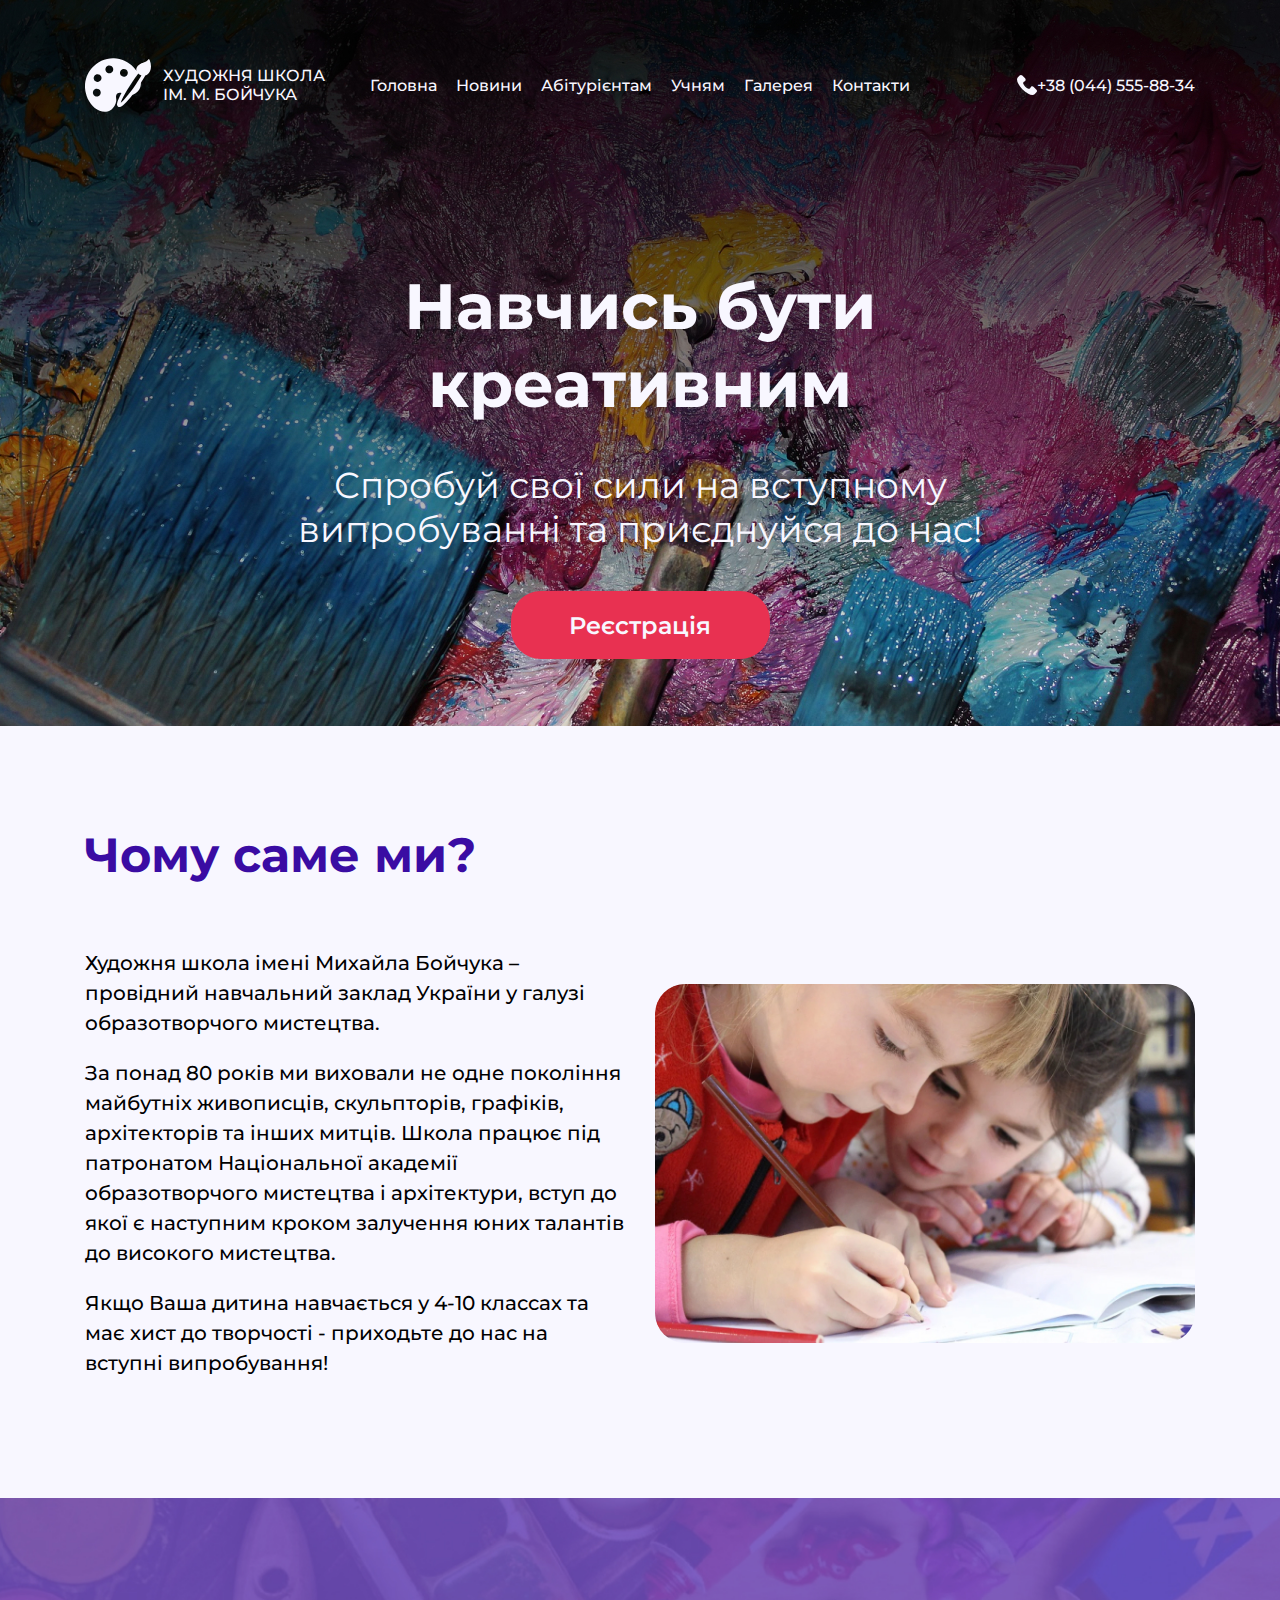
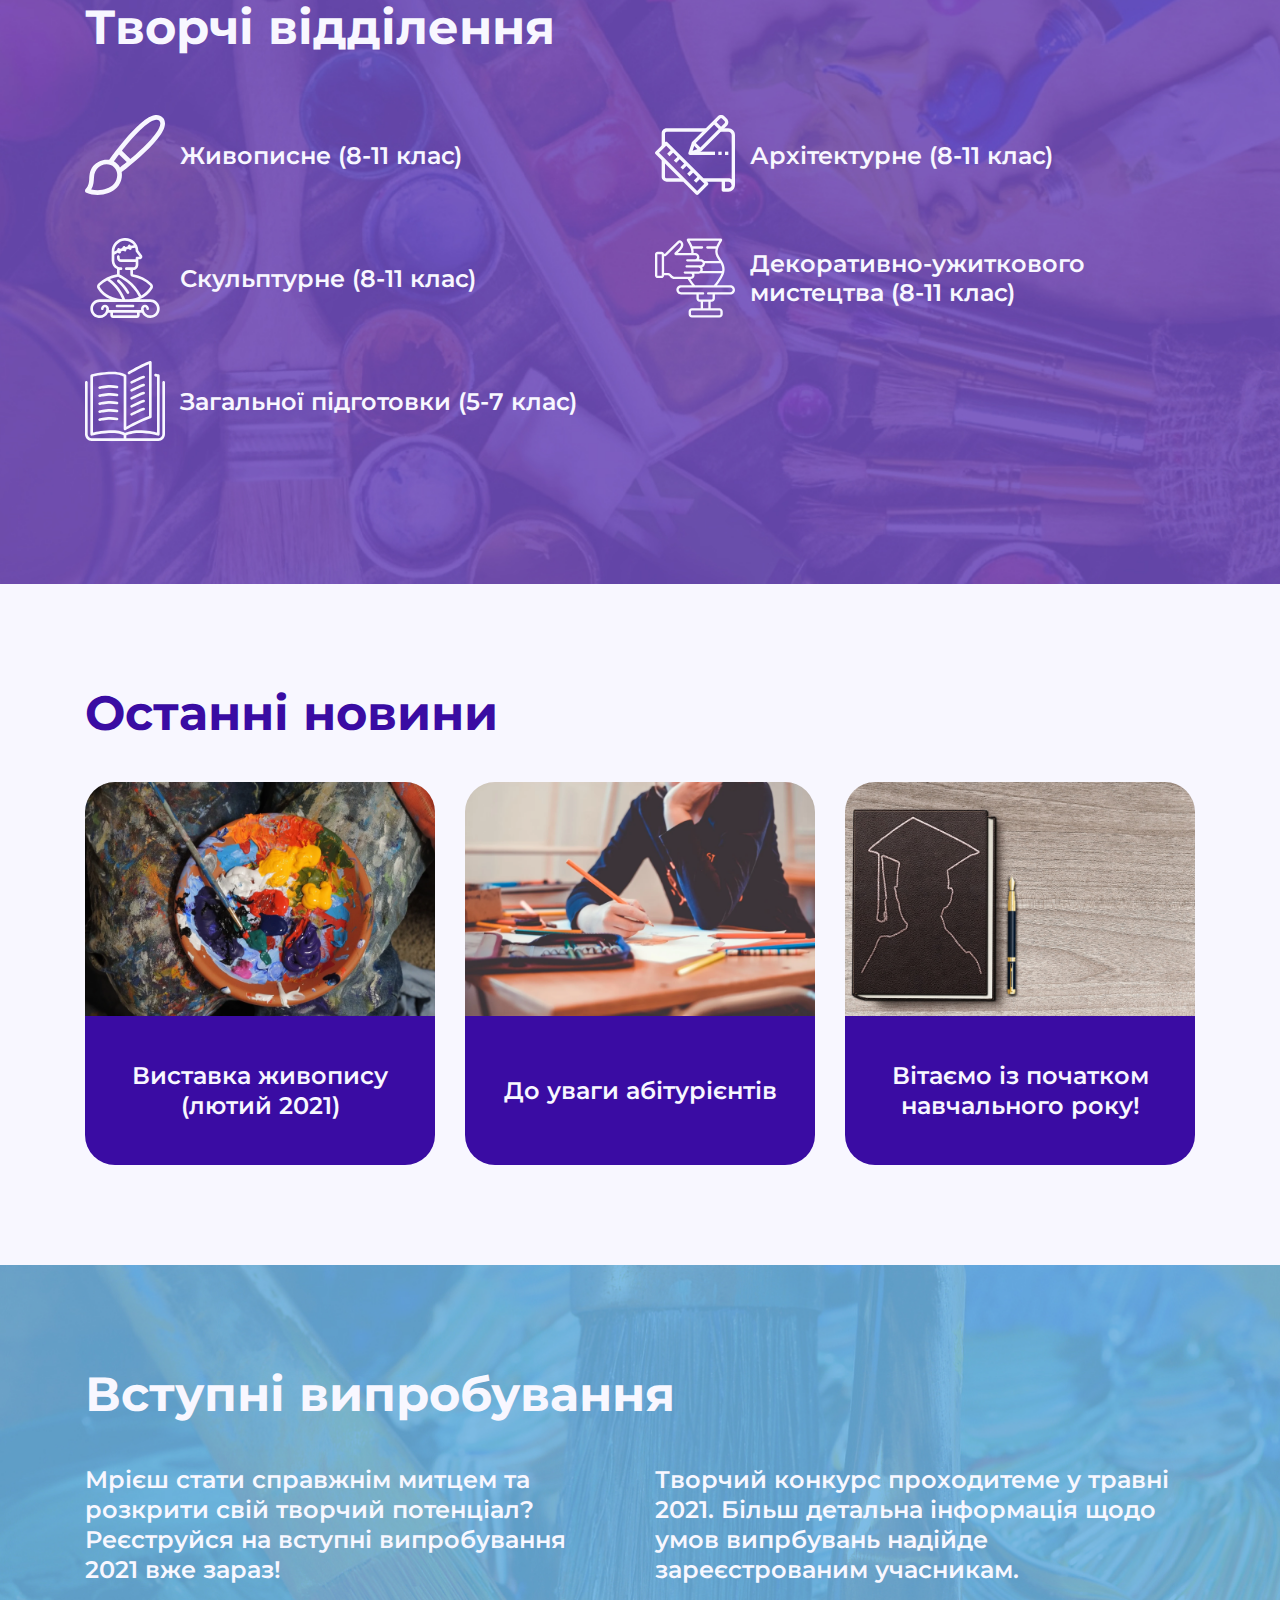
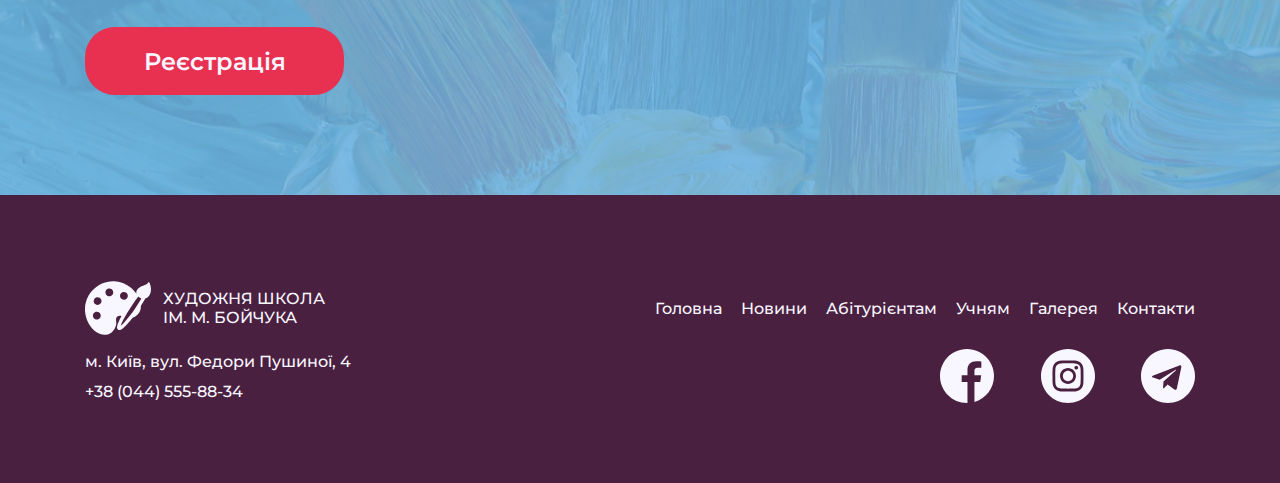
<file: index.html>
<!DOCTYPE html>
<html>
<head>
	<meta charset="utf-8">
	<title>Художня Школа імені М. Бойчука</title>
	<link rel="preconnect" href="https://fonts.gstatic.com">
	<link href="https://fonts.googleapis.com/css2?family=Montserrat:wght@400;500;600;700&display=swap" rel="stylesheet">
	<link rel="stylesheet" type="text/css" href="css/style.css">
	<link rel="stylesheet" type="text/css" href="css/bootstrap-grid.min.css">
</head>
<body>
	<header class="header header-landing">
		<div class="container">
			<div class="header-menu row align-items-center">
				<div class="logo col-7 col-sm-6 col-xl-3">
					<svg class="logo-img"xmlns="http://www.w3.org/2000/svg" xmlns:xlink="http://www.w3.org/1999/xlink" version="1.1" id="Capa_1" x="0px" y="0px" width="66px" height="66px" viewBox="0 0 431.985 431.985" style="enable-background:new 0 0 431.985 431.985;" xml:space="preserve">
						<g>
							<path d="M423.257,51.829c-0.808-2.045-2.67-3.484-4.853-3.751c-2.177-0.266-4.335,0.682-5.612,2.472   c-7.581,10.629-17.529,14.172-29.053,18.275c-9.292,3.31-18.901,6.73-29.286,14.186c-14.687,10.544-21.405,24.917-18.055,38.54   l-0.358,0.459c-6.133-8.897-12.806-17.126-19.848-24.474c-32.947-34.378-78.984-55.046-126.311-56.703   c-2.085-0.073-4.204-0.11-6.298-0.11c-52.846,0-103.428,23.624-138.775,64.813C9.646,146.512-5.939,199.853,2.051,251.882   c0.668,4.349,1.504,8.743,2.487,13.063c12.996,57.202,46.189,100.717,91.069,119.383c11.063,4.602,22.222,6.934,33.163,6.934   c27.183,0,50.926-14.539,65.143-39.889c5.404-9.646,8.891-19.621,10.36-29.651c0.866-5.92,0.274-11.835-0.3-17.567   c-0.591-5.9-1.149-11.476-0.256-17.09c2.047-12.869,11.036-20.553,24.047-20.553c3.701,0,7.483,0.609,11.26,1.812   c-4.422,8.11-8.438,15.854-11.947,23.032c-7.437,15.212-12.567,27.81-15.252,37.44c-1.655,5.939-6.052,21.722,4.67,29.164   c3.405,2.363,7.722,3.197,12.215,2.361c4.049-0.752,16.369-3.041,51.378-42.896c9.396-10.695,19.521-23.072,30.104-36.794   c27.168-9.15,48.31-31.921,53.903-58.087c1.4-6.541,1.984-13.541,1.735-20.812c10.172-15.72,19.094-30.388,28.072-46.156   c0.172-0.304,0.342-0.628,0.51-0.96c13.031-3.569,24.254-13.71,30.842-27.891C434.872,106.028,434.163,79.428,423.257,51.829z    M276.385,149.834c-4.713,7.485-12.814,11.954-21.673,11.954c-4.81,0-9.515-1.361-13.605-3.937   c-5.782-3.642-9.803-9.317-11.316-15.98s-0.345-13.518,3.298-19.301c4.714-7.485,12.816-11.954,21.675-11.954   c4.811,0,9.515,1.361,13.604,3.938c5.782,3.64,9.802,9.315,11.316,15.979C281.197,137.197,280.026,144.051,276.385,149.834z    M309.592,196.187c12.934-19.057,26.612-38,39.604-54.85c2.106,1.902,4.461,3.76,7.012,5.53c4.227,2.933,8.648,5.201,13.164,6.754   c-10.969,18.758-22.763,37.342-37.043,58.375c-23.463,34.571-47.859,66.684-68.695,90.424   c-11.638,13.26-21.823,23.498-29.671,29.839c3.029-9.69,8.818-22.989,16.875-38.746   C265.245,265.336,286.111,230.772,309.592,196.187z M82.506,196.023c-4.811,0-9.516-1.361-13.607-3.938   c-5.782-3.641-9.801-9.314-11.315-15.979c-1.514-6.664-0.342-13.519,3.301-19.302c4.711-7.484,12.813-11.953,21.671-11.953   c4.812,0,9.517,1.361,13.607,3.938c11.936,7.518,15.532,23.345,8.019,35.279C99.466,191.554,91.363,196.023,82.506,196.023z    M55.688,252.358c4.713-7.486,12.814-11.955,21.673-11.955c4.81,0,9.514,1.362,13.606,3.938c5.782,3.641,9.801,9.315,11.315,15.979   c1.515,6.662,0.343,13.516-3.301,19.301c-4.711,7.483-12.813,11.953-21.671,11.953c-4.811,0-9.517-1.361-13.609-3.938   c-5.782-3.642-9.8-9.315-11.313-15.979C50.876,264.995,52.049,258.14,55.688,252.358z M137.62,100.414   c4.713-7.485,12.815-11.954,21.673-11.954c4.809,0,9.514,1.361,13.604,3.937c11.937,7.516,15.533,23.344,8.019,35.28   c-4.715,7.486-12.817,11.955-21.675,11.955c-4.81,0-9.515-1.361-13.605-3.938c-5.781-3.64-9.799-9.314-11.313-15.979   C132.807,113.052,133.979,106.198,137.62,100.414z"/>
						</g>
					</svg>
					<div class="logo-text">
						<p>Художня Школа</p>
						<p>ім. М. Бойчука</p>
					</div>
				</div>
				<div class="menu-nav col-1 col-xl-6">
					<nav>
						<a href=""><div>Головна</div></a>
						<a href="./news.html"><div>Новини</div></a>
						<a href=""><div>Абітурієнтам</div></a>
						<a href=""><div>Учням</div></a>
						<a href=""><div>Галерея</div></a>
						<a href=""><div>Контакти</div></a>
					</nav>
				</div>
				<div class="phone col-1 col-xl-3">
					<svg class="phone-img" xmlns="http://www.w3.org/2000/svg" xmlns:xlink="http://www.w3.org/1999/xlink" version="1.1" id="Capa_1" x="0px" y="0px" width="20px" height="20px" viewBox="0 0 513.64 513.64" style="enable-background:new 0 0 513.64 513.64;" xml:space="preserve">
						<g>
							<g>
								<path d="M499.66,376.96l-71.68-71.68c-25.6-25.6-69.12-15.359-79.36,17.92c-7.68,23.041-33.28,35.841-56.32,30.72    c-51.2-12.8-120.32-79.36-133.12-133.12c-7.68-23.041,7.68-48.641,30.72-56.32c33.28-10.24,43.52-53.76,17.92-79.36l-71.68-71.68    c-20.48-17.92-51.2-17.92-69.12,0l-48.64,48.64c-48.64,51.2,5.12,186.88,125.44,307.2c120.32,120.32,256,176.641,307.2,125.44    l48.64-48.64C517.581,425.6,517.581,394.88,499.66,376.96z"/>
							</g>
						</g>
					</svg>
					<p>+38 (044) 555-88-34</p>
				</div>
				<div class="menu-img offset-sm-2 col-3 col-sm-2">
					<div>
						<svg xmlns="http://www.w3.org/2000/svg" height="45px" viewBox="0 -53 384 384" width="45px"><path d="m368 154.667969h-352c-8.832031 0-16-7.167969-16-16s7.167969-16 16-16h352c8.832031 0 16 7.167969 16 16s-7.167969 16-16 16zm0 0"/><path d="m368 32h-352c-8.832031 0-16-7.167969-16-16s7.167969-16 16-16h352c8.832031 0 16 7.167969 16 16s-7.167969 16-16 16zm0 0"/><path d="m368 277.332031h-352c-8.832031 0-16-7.167969-16-16s7.167969-16 16-16h352c8.832031 0 16 7.167969 16 16s-7.167969 16-16 16zm0 0"/></svg>
					</div>
				</div>
			</div>
			<div class="header-info">
				<h1>Навчись бути креативним</h1>
				<p class="header-info-text">Спробуй свої сили на вступному випробуванні та приєднуйся до нас!</p>
				<button class="action">Реєстрація</button>
			</div>
		</div>
	</header>
	<section class="advantages">
		<div class="container">
			<h2>Чому саме ми?</h2>
			<div class="row advantages-info align-items-center">
				<div class="col-lg-6 content-text">
					<p>Художня школа імені Михайла Бойчука – провідний навчальний заклад України у галузі образотворчого мистецтва.</p>
					<p>За понад 80 років ми виховали не одне покоління майбутніх живописців, скульпторів, графіків, архітекторів та інших митців. Школа працює під патронатом Національної академії образотворчого мистецтва і архітектури, вступ до якої є наступним кроком залучення юних талантів до високого мистецтва.</p>
					<p>Якщо Ваша дитина навчається у 4-10 классах та має хист до творчості - приходьте до нас на вступні випробування!</p>
				</div>
				<div class="col-lg-6">
					<div class="advantages-info-img"></div>
				</div>
			</div>
		</div>
	</section>
	<section class="departments">
		<div class="container">
			<h2>Творчі відділення</h2>
			<div class="row">
				<div class="departments-item col-md-6">
					<svg xmlns="http://www.w3.org/2000/svg" id="Capa_1" enable-background="new 0 0 512 512" height="80" viewBox="0 0 512 512" width="80"><path d="m451.648.356c-25.777 2.712-56.79 19.872-94.811 52.46-68.786 58.958-149.927 160.756-202.185 234-38.158-5.951-78.375 10.368-102.187 40.133-43.707 54.635-7.118 103.391-48.345 146.862-7.179 7.569-4.618 20.005 4.98 24.114 67.447 28.876 153.664 10.879 194.109-31.768 24.718-26.063 38.167-64.54 31.411-100.762 72.281-55.462 172.147-140.956 228.7-211.885 31.316-39.277 47.208-70.872 48.584-96.59 1.855-34.647-25.034-60.266-60.256-56.564zm-270.205 445.155c-27.362 28.85-87.899 45.654-141.767 31.287 30.12-48.043 4.229-91.124 36.214-131.106 26.246-32.808 79.034-41.993 109.709-11.317 35.839 35.843 19.145 86.566-4.156 111.136zm3.07-148.841c7.354-10.167 18.887-25.865 33.29-44.659l49.22 49.224c-18.125 14.906-33.263 26.86-43.077 34.494-8.842-15.879-22.526-30.108-39.433-39.059zm297.435-241.354c-3.368 63.004-143.842 186.021-191.797 226.621l-53.785-53.79c39.458-49.96 155.261-191.312 218.422-197.954 16.851-1.775 28.03 8.858 27.16 25.123z"/></svg>
					<p>Живописне (8-11 клас)</p>
				</div>
				<div class="departments-item col-md-6">
					<svg xmlns="http://www.w3.org/2000/svg" xmlns:xlink="http://www.w3.org/1999/xlink" version="1.1" id="Capa_1" x="0px" y="0px" height="80px" width="80px" viewBox="0 0 511.998 511.998" style="enable-background:new 0 0 511.998 511.998;" xml:space="preserve">
						<g>
							<g>
								<path d="M74.664,85.179c-17.673,0-32,14.327-32,32v85.333h21.333v-85.333c0-5.891,4.776-10.667,10.667-10.667h256V85.179H74.664z"/>
							</g>
						</g>
						<g>
							<g>
								<path d="M74.664,405.179c-5.891,0-10.667-4.776-10.667-10.667V287.845H42.664v106.667c0,17.673,14.327,32,32,32h106.667v-21.333    H74.664z"/>
							</g>
						</g>
						<g>
							<g>
								<path d="M338.206,432.688L79.155,173.637c-4.165-4.164-10.917-4.164-15.083,0L3.123,234.587c-4.164,4.165-4.164,10.917,0,15.083    L262.174,508.72c2,2.001,4.713,3.125,7.541,3.125c2.829-0.001,5.541-1.125,7.541-3.125l60.949-60.949    C342.37,443.605,342.37,436.853,338.206,432.688z M269.715,486.096L25.747,242.128l45.867-45.867L315.582,440.23L269.715,486.096z    "/>
							</g>
						</g>
						<g>
							<g>
								<path d="M469.331,405.179h-160v21.333h117.333v53.333c0,5.891,4.776,10.667,10.667,10.667h32    c23.564,0,42.667-19.102,42.667-42.667C511.998,424.281,492.895,405.179,469.331,405.179z M469.331,469.179h-21.333v-42.667    h21.333c11.782,0,21.333,9.551,21.333,21.333C490.664,459.628,481.113,469.179,469.331,469.179z"/>
							</g>
						</g>
						<g>
							<g>
								<path d="M469.331,85.179h-53.333v21.333h53.333c11.782,0,21.333,9.551,21.333,21.333v320h21.333v-320    C511.998,104.281,492.895,85.179,469.331,85.179z"/>
							</g>
						</g>
						<g>
							<g>
								<rect x="164.042" y="314.513" transform="matrix(0.7071 -0.7071 0.7071 0.7071 -175.2621 227.2397)" width="45.259" height="21.333"/>
							</g>
						</g>
						<g>
							<g>
								<rect x="121.376" y="271.846" transform="matrix(0.7071 -0.7071 0.7071 0.7071 -157.5885 184.5736)" width="45.259" height="21.333"/>
							</g>
						</g>
						<g>
							<g>
								<rect x="206.686" y="357.18" transform="matrix(0.7071 -0.7071 0.7071 0.7071 -192.9419 269.8904)" width="45.259" height="21.333"/>
							</g>
						</g>
						<g>
							<g>
								<rect x="249.372" y="399.868" transform="matrix(0.7071 -0.7071 0.7071 0.7071 -210.6241 312.5771)" width="45.259" height="21.333"/>
							</g>
						</g>
						<g>
							<g>
								<rect x="78.679" y="229.18" transform="matrix(0.7071 -0.7071 0.7071 0.7071 -139.9243 141.885)" width="45.259" height="21.333"/>
							</g>
						</g>
						<g>
							<g>
								<path d="M460.094,23.824L445.352,9.083c-12.473-11.907-32.103-11.907-44.576,0L238.579,171.28c-4.164,4.165-4.164,10.917,0,15.083    l44.235,44.235c1.995,2.008,4.711,3.133,7.541,3.125c2.829-0.001,5.541-1.125,7.541-3.125L460.094,68.4    c0.005-0.005,0.01-0.01,0.015-0.015C472.41,56.076,472.403,36.125,460.094,23.824z M445.022,53.307L290.355,207.973    l-29.152-29.152L415.87,24.165c4.028-3.849,10.372-3.849,14.4,0l14.752,14.731c0.001,0.002,0.003,0.003,0.005,0.005    C449.003,42.88,449.001,49.33,445.022,53.307z"/>
							</g>
						</g>
						<g>
							<g>
								<path d="M286.931,212.944l-46.037,15.371l15.371-46.112l-20.267-6.752l-22.123,66.357c-0.362,1.088-0.547,2.227-0.547,3.373    c0.001,5.891,4.778,10.666,10.669,10.664c1.129,0.004,2.252-0.169,3.328-0.512l66.357-22.123L286.931,212.944z"/>
							</g>
						</g>
						<g>
							<g>
								<rect x="390.275" y="36.943" transform="matrix(0.7071 -0.7071 0.7071 0.7071 69.1923 303.4905)" width="21.333" height="62.56"/>
							</g>
						</g>
						<g>
							<g>
								<rect x="223.998" y="234.512" width="160" height="21.333"/>
							</g>
						</g>
						<g>
							<g>
								<rect x="405.331" y="234.512" width="21.333" height="21.333"/>
							</g>
						</g>
						<g>
							<g>
								<rect x="447.998" y="234.512" width="21.333" height="21.333"/>
							</g>
						</g>
					</svg>
					<p>Архітектурне (8-11 клас)</p>
				</div>
				<div class="departments-item col-md-6">
					<svg xmlns="http://www.w3.org/2000/svg" height="80" width="80" viewBox="0 0 52 60"><g id="Page-1"><g id="085---Statue" fill-rule="nonzero" transform="translate(0 -1)"><path id="Shape" d="m27.352 42.483c.1761707.319377.5122569.517503.877.517.3534916-.0005725.6804173-.1877289.8598961-.4922679.1794789-.304539.184841-.6812075.0141039-.9907321-1.9269671-3.4532262-4.4479185-6.5395045-7.447-9.117-.2697355-.2343662-.6440143-.3070274-.9818492-.1906127-.3378348.1164147-.5879006.4042191-.656.755-.0680993.350781.0561137.7112465.3258492.9456127 2.8218425 2.4234415 5.1941751 5.3255544 7.008 8.573z"/><path id="Shape" d="m0 54c-.00304834 3.2728156 2.26393657 6.1101113 5.45671683 6.829476 3.19278026.7193646 6.45749237-.8715855 7.85828317-3.829476h1.685v2c0 1.1045695.8954305 2 2 2h18c1.1045695 0 2-.8954305 2-2v-2h1.685c1.4869356 3.1347271 5.0457204 4.707268 8.3646171 3.6961219 3.3188967-1.0111462 5.3963373-4.3008384 4.8828452-7.7321381s-3.4629567-5.9687183-6.9324623-5.9639838h-8.073c4.0435938-1.5863258 7.4495463-4.4645806 9.688-8.187.6603258-1.1697682.4554847-2.6368407-.5-3.581-3.9065305-3.6983562-8.8157681-6.1642786-14.115-7.09v-3.142c2.209139 0 4-1.790861 4-4v-4h1c.7205493.0000069 1.3854015-.3875772 1.7404168-1.0145983.3550152-.6270211.3453058-1.3965376-.0254168-2.0144017-.0196929-.0329729-.0414007-.0646999-.065-.095l-2.656-3.452c-.0744207-2.55958935-1.1698205-4.98300832-3.042-6.73-2.0524221-1.91797409-4.815156-2.88725258-7.616-2.672-5.331339.44448066-9.4096602 4.9386717-9.336 10.288v6.69c.0036873 2.700319 1.560237 5.1577219 4 6.315v3.823c-5.2933774.9257453-10.1971694 3.3891183-14.1 7.083-.96620777.9455964-1.17625843 2.4225151-.512 3.6 2.23808301 3.719347 5.6426147 6.594777 9.684 8.179h-8.072c-3.86416566.0044086-6.99559136 3.1358343-7 7zm35 5h-18v-2h18zm15-5c0 2.7614237-2.2385763 5-5 5s-5-2.2385763-5-5c0-.5522847.4477153-1 1-1s1 .4477153 1 1 .4477153 1 1 1 1-.4477153 1-1c0-1.6568542-1.3431458-3-3-3s-3 1.3431458-3 3c.002805.3348137.0295398.6689987.08 1h-24.16c.0504602-.3310013.077195-.6651863.08-1 0-1.6568542-1.3431458-3-3-3-1.65685425 0-3 1.3431458-3 3 0 .5522847.44771525 1 1 1s1-.4477153 1-1 .4477153-1 1-1 1 .4477153 1 1c0 2.7614237-2.23857625 5-5 5s-5-2.2385763-5-5 2.23857625-5 5-5h38c2.7600532.0033061 4.9966939 2.2399468 5 5zm-24.534-50.981c2.2478021-.17380523 4.4659294.59989268 6.118 2.134.4068789.38288489.7707044.80908057 1.085 1.271-.747.119-1.556.261-2.423.435.0111972-.46501281-.301585-.87560774-.7528727-.98830976s-.9203855.10263063-1.1291273.51830976l-.512 1c-.527.129-1.064.272-1.606.424-.0362347-.32373559-.2306519-.60843135-.519-.76-.49182-.2508825-1.0939014-.05570965-1.345.436l-.545 1.069c-.544.185-1.086.38-1.625.59-.0855489-.22574847-.2510235-.4122188-.465-.524-.236286-.12079732-.5108974-.14272155-.7633564-.06094433s-.4620604.26054896-.5826436.49694433l-.574 1.127c-.6246667.304-1.2316667.63-1.8210048.978-.0045332-4.24000115 3.2359594-7.77848008 7.4600048-8.146zm-2.466 21.981c.5522847 0 1-.4477153 1-1s-.4477153-1-1-1c-2.7600532-.0033061-4.9966939-2.2399468-5-5v-4.464c.81511-.5444274 1.6660448-1.0332054 2.547-1.463l1 .507c.140551.0707261.2956574.1077051.453.108.3797546.0023652.7275326-.2122814.8956625-.5527979.16813-.3405164.1271022-.7471359-.1056625-1.0472021.5566667-.22 1.117-.426 1.681-.618l1.056.539c.2364082.1207244.5111157.1425007.7635916.0605304s.4620015-.2609603.5824084-.4975304c.1312592-.2652882.1363989-.57550919.014-.845.5106667-.142 1.0106667-.273 1.5-.393l1.118.57c.1399958.07245825.2953643.1101857.453.11.3763942.0003757.7211171-.21063183.892-.546.107667-.21712058.1318649-.46621633.068-.7 1.018-.2 1.932-.356 2.68-.469.2665501.79690024.4023068 1.63170313.402 2.472.0001151.220716.0732482.435193.208.61l2.784 3.619h-1.992c-.5522847 0-1 .4477153-1 1v1h-11c-.5522847 0-1-.4477153-1-1v-1c0-.5522847-.4477153-1-1-1s-1 .4477153-1 1v1c0 1.6568542 1.3431458 3 3 3h11v2c0 1.1045695-.8954305 2-2 2h-5c-.5522847 0-1 .4477153-1 1s.4477153 1 1 1h3v3.141c-.0027368.968028.6908539 1.7978899 1.644 1.967 4.8996189.8517789 9.4402384 3.1266098 13.056 6.541.3163153.3034797.3900721.7812599.18 1.166-1.6007892 2.6888636-3.9053122 4.8896571-6.665 6.365-4.715-9.743-13.776-14.641-16.215-15.819v-3.44c.3310254.0501254.6652102.076526 1 .079zm-2.153 5.03c1.6.755 10.939 5.486 15.566 15.014-3.2697306 1.3436827-6.7783433 2.0091385-10.313 1.956-2.2496412-6.0597637-6.2137387-11.3341085-11.409-15.18 1.9734134-.8394157 4.0400646-1.4400068 6.156-1.789zm-13.726 7.789c-.2107679-.3908709-.13330352-.8745109.189-1.18 1.57230572-1.5410127 3.3661254-2.8383468 5.322-3.849 5.069812 3.5115019 9.0043833 8.4265012 11.321 14.142-10.788-.667-15.336-6.511-16.832-9.113z"/><path id="Shape" d="m20 53h12c.5522847 0 1-.4477153 1-1s-.4477153-1-1-1h-12c-.5522847 0-1 .4477153-1 1s.4477153 1 1 1z"/></g></g></svg>
					<p>Скульптурне (8-11 клас)</p>
				</div>
				<div class="departments-item col-md-6">
					<svg xmlns="http://www.w3.org/2000/svg" id="Capa_1" enable-background="new 0 0 512 512" viewBox="0 0 512 512" width="80"><path d="m481.993 301.928h-85.584c8.804-10.67 15.423-20.784 21.451-30.009 1.502-2.298 2.982-4.565 4.472-6.802 14.958-22.489 22.073-40.923 23.068-59.77.936-17.718-3.867-35.805-14.634-54.945-.004-.007-.007-.013-.011-.02-2.508-4.457-5.338-8.971-8.496-13.551-18.189-26.345-27.76-42.647-17.315-72.871.223-.47.399-.966.521-1.484 4.06-11.222 10.821-24.359 20.846-40.584 1.856-2.984 5.311-8.538 2.369-13.832-2.811-5.06-8.548-5.06-11.629-5.06h-201.062c-3.082 0-8.817 0-11.629 5.06-2.941 5.294.513 10.848 2.358 13.813 23.733 38.4 27.903 58.402 24.948 74.2h-85.796l18.229-17.721c.069-.067.136-.135.203-.205 19.962-20.956 22.645-42.569 7.174-57.818-7.985-7.865-18.202-7.611-26.667.664-16.427 16.08-33.003 32.564-49.034 48.506-8.531 8.484-17.062 16.967-25.605 25.427-6.914 6.849-7.467 7.297-12.272 7.326-1.475-7.817-8.342-13.752-16.58-13.752h-24.435c-9.309.001-16.883 7.576-16.883 16.888v134.107c0 9.312 7.574 16.887 16.883 16.887h24.435c9.309 0 16.883-7.575 16.883-16.887v-.703c3.714-.02 7.126-.11 10.16-.195 15.748-.439 20.534-.239 26.031 7.098 8.253 11.009 20.369 17.323 33.242 17.323h81.712c.431.657.882 1.34 1.388 2.093 1.452 2.187 2.898 4.405 4.364 6.653 6.046 9.271 12.685 19.436 21.535 30.164h-69.881c-16.546 0-30.007 13.453-30.007 29.988 0 16.551 13.461 30.017 30.007 30.017h98.516v25.708c0 11.625 8.959 21.083 19.972 21.083h7.184v40.838h-56.421c-11.435 0-20.738 9.306-20.738 20.744v17.979c0 11.422 9.303 20.715 20.738 20.715h176.741c11.435 0 20.738-9.293 20.738-20.715v-17.979c0-11.438-9.303-20.744-20.738-20.744h-56.421v-40.838h7.184c11.013 0 19.972-9.458 19.972-21.083v-25.708h98.516c16.546 0 30.007-13.465 30.007-30.017-.002-16.536-13.463-29.988-30.009-29.988zm-52.227-90.804h-125.576c1.116-2.962 1.73-6.168 1.73-9.515 0-4.983-1.356-9.653-3.71-13.67 10.521-3.722 18.082-13.767 18.082-25.551 0-.309-.013-.616-.023-.922h99.448c9.603 18.373 12.283 34.408 10.049 49.658zm-207.837-193.124h189.183c-8.01 13.276-13.985 24.84-18.138 35.247l-57.81-.052c-.002 0-.004 0-.007 0-4.139 0-7.496 3.354-7.5 7.493-.004 4.142 3.351 7.503 7.493 7.507l52.893.048c-1.93 7.691-2.703 14.789-2.418 21.589.841 20.06 11.041 36.333 24.287 55.518.258.374.506.745.759 1.117h-95.569c-4.93-6.765-12.907-11.173-21.898-11.173h-11.752c1.83-3.651 2.867-7.768 2.867-12.124 0-14.94-12.151-27.096-27.087-27.096h-10.386c1.228-8.73.665-17.807-1.852-27.83l55.557-.048c4.142-.003 7.497-3.364 7.494-7.506-.003-4.14-3.36-7.494-7.5-7.494-.002 0-.004 0-.006 0l-60.472.052c-4.177-10.472-10.172-22.048-18.138-35.248zm-178.729 221.495c0 1.023-.862 1.887-1.883 1.887h-24.434c-1.021 0-1.883-.864-1.883-1.887v-134.107c0-1.023.862-1.887 1.883-1.887h24.435c1.021 0 1.883.864 1.883 1.887v134.107zm84.433 8.523c-8.225 0-15.768-4.02-21.239-11.318-10.396-13.877-22.165-13.547-38.451-13.097-2.93.082-6.22.169-9.743.189v-106.557c9.858-.206 13.537-2.75 22.523-11.65 8.551-8.467 17.089-16.958 25.628-25.449 16.01-15.921 32.565-32.385 48.946-48.419 3.193-3.123 4.119-2.211 5.65-.703 12.308 12.131.694 28.148-7.41 36.686l-26.02 25.296c-3.357 3.286-4.452 7.756-2.857 11.667 1.613 3.954 5.543 6.411 10.257 6.411h102.677 19.637c6.665 0 12.087 5.426 12.087 12.096 0 6.685-5.422 12.124-12.087 12.124h-50.428c-4.142 0-7.5 3.358-7.5 7.5s3.358 7.5 7.5 7.5h86.4c6.665 0 12.087 5.426 12.087 12.096s-5.422 12.096-12.087 12.096h-90.454c-4.142 0-7.5 3.358-7.5 7.5s3.358 7.5 7.5 7.5h76.054c6.681 0 12.116 5.439 12.116 12.124 0 4.436-2.411 8.311-5.987 10.416-.125.068-.244.146-.365.221-1.715.93-3.678 1.459-5.763 1.459h-87.732c-4.142 0-7.5 3.358-7.5 7.5s3.358 7.5 7.5 7.5h37.389c5.321 0 9.649 4.332 9.649 9.657s-4.329 9.657-9.649 9.657h-100.828zm100.028 15.553c-.121-.186-.242-.367-.363-.553h1.163c13.592 0 24.649-11.061 24.649-24.657 0-3.426-.703-6.689-1.971-9.657h27.665c4.123 0 8.032-.928 11.534-2.581h135.648c-3.61 10.188-9.204 20.251-16.143 30.683-1.511 2.27-3.015 4.572-4.541 6.907-7.955 12.174-16.174 24.743-28.876 38.214h-119.813c-12.752-13.525-20.984-26.139-28.952-38.356zm190.819 206.735v17.979c0 3.098-2.627 5.715-5.738 5.715h-176.741c-3.11 0-5.738-2.617-5.738-5.715v-17.979c0-3.167 2.574-5.744 5.738-5.744h176.741c3.164 0 5.738 2.577 5.738 5.744zm-77.159-20.744h-33.898v-40.838h33.898zm140.672-102.629h-141.506c-4.142 0-7.5 3.358-7.5 7.5s3.358 7.5 7.5 7.5h27.99v25.708c0 3.297-2.277 6.083-4.972 6.083h-78.265c-2.695 0-4.972-2.786-4.972-6.083v-25.708h27.225c4.142 0 7.5-3.358 7.5-7.5s-3.358-7.5-7.5-7.5h-140.742c-8.275 0-15.007-6.736-15.007-15.017 0-8.265 6.732-14.988 15.007-14.988h315.242c8.275 0 15.007 6.724 15.007 14.988 0 8.28-6.732 15.017-15.007 15.017z"/></svg>
					<p>Декоративно-ужиткового мистецтва (8-11 клас)</p>
				</div>
				<div class="col-md-6 departments-item">
					<svg xmlns="http://www.w3.org/2000/svg" xmlns:xlink="http://www.w3.org/1999/xlink" version="1.1" id="Layer_1" x="0px" y="0px" viewBox="0 0 512.004 512.004" width="80px" height="80px" style="enable-background:new 0 0 512.004 512.004;" xml:space="preserve">
						<g><g><g>
							<path d="M291.057,242.811c1.51,2.953,4.514,4.659,7.62,4.659c1.297,0,2.628-0.299,3.866-0.93     c0.503-0.256,50.731-25.771,75.503-33.596c4.489-1.425,6.98-6.221,5.555-10.709c-1.417-4.489-6.178-6.989-10.709-5.572     c-26.095,8.252-75.981,33.596-78.097,34.671C290.596,233.467,288.924,238.605,291.057,242.811z"/>
							<path d="M298.677,145.071c1.297,0,2.628-0.299,3.866-0.93c0.503-0.256,50.731-25.771,75.503-33.596     c4.489-1.425,6.98-6.221,5.555-10.709c-1.417-4.489-6.178-6.989-10.709-5.572c-26.095,8.252-75.981,33.596-78.097,34.671     c-4.198,2.133-5.871,7.27-3.738,11.477C292.567,143.364,295.571,145.071,298.677,145.071z"/>
							<path d="M503.469,128.004c-4.719,0-8.533,3.823-8.533,8.533v332.8c0,14.114-11.486,25.6-25.6,25.6h-204.8v-19.635     c12.442-4.352,44.851-14.498,76.8-14.498c74.334,0,124.809,16.461,125.312,16.631c2.568,0.853,5.436,0.427,7.68-1.178     c2.227-1.604,3.541-4.181,3.541-6.921V93.871c0-4.002-2.773-7.467-6.682-8.329c0,0-6.69-1.493-18.125-3.593     c-4.617-0.853-9.079,2.219-9.933,6.844c-0.853,4.642,2.21,9.088,6.844,9.941c4.361,0.802,8.013,1.51,10.829,2.074v357.188     c-19.337-5.069-62.276-14.259-119.467-14.259c-37.18,0-73.702,12.211-85.001,16.35c-10.044-4.437-40.405-16.35-77.133-16.35     c-58.778,0-107.196,9.694-128,14.618V100.475c17.041-4.19,67.371-15.138,128-15.138c31.113,0,57.796,9.685,68.267,14.063v335.804     c0,3.072,1.655,5.914,4.326,7.424c2.671,1.519,5.965,1.476,8.602-0.111c0.845-0.503,85.393-51.004,160.435-76.015     c3.49-1.169,5.837-4.42,5.837-8.098V8.537c0-2.799-1.374-5.419-3.678-7.014c-2.287-1.596-5.222-1.963-7.859-0.981     C346.856,26.15,277.771,69.141,277.079,69.568c-3.994,2.5-5.214,7.765-2.714,11.759c2.492,3.994,7.757,5.214,11.759,2.714     c0.631-0.401,60.732-37.794,123.477-63.027v331.281c-58.249,20.241-119.066,53.291-145.067,68.087V93.871     c0-3.234-1.826-6.187-4.719-7.637c-1.468-0.725-36.437-17.963-80.614-17.963c-77.107,0-136.388,16.683-138.88,17.399     c-3.661,1.041-6.187,4.395-6.187,8.201v375.467c0,2.671,1.263,5.197,3.388,6.81c1.502,1.135,3.311,1.724,5.146,1.724     c0.785,0,1.57-0.111,2.338-0.333c0.589-0.162,59.597-16.734,134.195-16.734c31.198,0,57.856,9.711,68.267,14.071v20.062h-204.8     c-14.114,0-25.6-11.486-25.6-25.6v-332.8c0-4.71-3.823-8.533-8.533-8.533s-8.533,3.823-8.533,8.533v332.8     c0,23.526,19.14,42.667,42.667,42.667h426.667c23.526,0,42.667-19.14,42.667-42.667v-332.8     C512.002,131.827,508.188,128.004,503.469,128.004z"/>
							<path d="M291.057,191.611c1.51,2.953,4.514,4.659,7.62,4.659c1.297,0,2.628-0.299,3.866-0.93     c0.503-0.256,50.731-25.771,75.503-33.596c4.489-1.425,6.98-6.221,5.555-10.709c-1.417-4.489-6.178-6.989-10.709-5.572     c-26.095,8.252-75.981,33.596-78.097,34.671C290.596,182.267,288.924,187.405,291.057,191.611z"/>
							<path d="M291.057,294.011c1.51,2.953,4.514,4.659,7.62,4.659c1.297,0,2.628-0.299,3.866-0.93     c0.503-0.256,50.731-25.771,75.503-33.596c4.489-1.425,6.98-6.221,5.555-10.709c-1.417-4.489-6.178-6.989-10.709-5.572     c-26.095,8.252-75.981,33.596-78.097,34.671C290.596,284.667,288.924,289.805,291.057,294.011z"/>
							<path d="M206.748,158.366c-52.693-12.365-112.572,3.388-115.089,4.062c-4.548,1.22-7.253,5.896-6.033,10.453     c1.024,3.814,4.471,6.323,8.235,6.323c0.734,0,1.476-0.094,2.219-0.29c0.572-0.162,58.223-15.326,106.778-3.934     c4.565,1.067,9.182-1.775,10.257-6.366C214.189,164.032,211.339,159.441,206.748,158.366z"/>
							<path d="M206.748,209.566c-52.693-12.356-112.572,3.388-115.089,4.062c-4.548,1.22-7.253,5.897-6.033,10.453     c1.024,3.814,4.471,6.323,8.235,6.323c0.734,0,1.476-0.094,2.219-0.29c0.572-0.162,58.223-15.326,106.778-3.934     c4.565,1.067,9.182-1.775,10.257-6.366C214.189,215.232,211.339,210.641,206.748,209.566z"/>
							<path d="M291.057,345.211c1.51,2.953,4.514,4.659,7.62,4.659c1.297,0,2.628-0.299,3.866-0.93     c0.503-0.256,50.731-25.771,75.503-33.596c4.489-1.425,6.98-6.221,5.555-10.709c-1.417-4.488-6.178-6.989-10.709-5.572     c-26.095,8.252-75.981,33.596-78.097,34.671C290.596,335.867,288.924,341.005,291.057,345.211z"/>
							<path d="M206.748,260.766c-52.693-12.356-112.572,3.379-115.089,4.062c-4.548,1.22-7.253,5.897-6.033,10.453     c1.024,3.814,4.471,6.332,8.235,6.332c0.734,0,1.476-0.102,2.219-0.299c0.572-0.162,58.223-15.326,106.778-3.934     c4.565,1.067,9.182-1.775,10.257-6.366C214.189,266.432,211.339,261.841,206.748,260.766z"/>
							<path d="M206.748,363.166c-52.693-12.365-112.572,3.388-115.089,4.062c-4.548,1.22-7.253,5.897-6.033,10.453     c1.024,3.814,4.471,6.332,8.235,6.332c0.734,0,1.476-0.102,2.219-0.299c0.572-0.162,58.223-15.326,106.778-3.934     c4.565,1.058,9.182-1.775,10.257-6.366C214.189,368.832,211.339,364.241,206.748,363.166z"/>
							<path d="M206.748,311.966c-52.693-12.365-112.572,3.379-115.089,4.062c-4.548,1.22-7.253,5.897-6.033,10.453     c1.024,3.814,4.471,6.332,8.235,6.332c0.734,0,1.476-0.102,2.219-0.299c0.572-0.162,58.223-15.326,106.778-3.934     c4.565,1.067,9.182-1.775,10.257-6.366C214.189,317.632,211.339,313.041,206.748,311.966z"/>
						</g></g></g>
					</svg>
					<p>Загальної підготовки (5-7 клас)</p>
				</div>
			</div>
		</div>
	</section>
	<section class="news-section">
		<div class="container">
			<h2>Останні новини</h2>
			<div class="news row">
				<div class="col-12 col-sm-6 col-lg-4">
					<a href="">
						<div class="news-img" style="background-image: url('img/news2.png')"></div>
						<div class="news-header">
							<h3>Виставка живопису (лютий 2021)</h3>
						</div>
					</a>
				</div>
				<div class="col-12 col-sm-6 col-lg-4">
					<a href="./news_info.html">
						<div class="news-img" style="background-image: url('img/news1.png')"></div>
						<div class="news-header">
							<h3>До уваги абітурієнтів</h3>
						</div>
					</a>
				</div>
				<div class="col-12 col-sm-6 col-lg-4">
					<a href="">
						<div class="news-img" style="background-image: url('img/news3.png')"></div>
						<div class="news-header">
							<h3>Вітаємо із початком навчального року!</h3>
						</div>
					</a>
				</div>
			</div>
		</div>
	</section>
	<section class="openings">
		<div class="container">
			<h2>Вступні випробування</h2>
			<div class="row">
				<p class="col-md-6">Мрієш стати справжнім митцем та розкрити свій творчий потенціал? Реєструйся на вступні випробування 2021 вже зараз!</p>
				<p class="col-md-6">Творчий конкурс проходитеме у травні 2021. Більш детальна інформація щодо умов випрбувань надійде зареєстрованим учасникам.</p>
			</div>
			<button class="action">Реєстрація</button>
		</div>
	</section>
	<footer class="footer">
		<div class="container">
			<div class="row align-items-center">
				<div class="logo col-md-4 col-xl-3">
					<svg class="logo-img"xmlns="http://www.w3.org/2000/svg" xmlns:xlink="http://www.w3.org/1999/xlink" version="1.1" id="Capa_1" x="0px" y="0px" width="66px" height="66px" viewBox="0 0 431.985 431.985" style="enable-background:new 0 0 431.985 431.985;" xml:space="preserve">
						<g>
							<path d="M423.257,51.829c-0.808-2.045-2.67-3.484-4.853-3.751c-2.177-0.266-4.335,0.682-5.612,2.472   c-7.581,10.629-17.529,14.172-29.053,18.275c-9.292,3.31-18.901,6.73-29.286,14.186c-14.687,10.544-21.405,24.917-18.055,38.54   l-0.358,0.459c-6.133-8.897-12.806-17.126-19.848-24.474c-32.947-34.378-78.984-55.046-126.311-56.703   c-2.085-0.073-4.204-0.11-6.298-0.11c-52.846,0-103.428,23.624-138.775,64.813C9.646,146.512-5.939,199.853,2.051,251.882   c0.668,4.349,1.504,8.743,2.487,13.063c12.996,57.202,46.189,100.717,91.069,119.383c11.063,4.602,22.222,6.934,33.163,6.934   c27.183,0,50.926-14.539,65.143-39.889c5.404-9.646,8.891-19.621,10.36-29.651c0.866-5.92,0.274-11.835-0.3-17.567   c-0.591-5.9-1.149-11.476-0.256-17.09c2.047-12.869,11.036-20.553,24.047-20.553c3.701,0,7.483,0.609,11.26,1.812   c-4.422,8.11-8.438,15.854-11.947,23.032c-7.437,15.212-12.567,27.81-15.252,37.44c-1.655,5.939-6.052,21.722,4.67,29.164   c3.405,2.363,7.722,3.197,12.215,2.361c4.049-0.752,16.369-3.041,51.378-42.896c9.396-10.695,19.521-23.072,30.104-36.794   c27.168-9.15,48.31-31.921,53.903-58.087c1.4-6.541,1.984-13.541,1.735-20.812c10.172-15.72,19.094-30.388,28.072-46.156   c0.172-0.304,0.342-0.628,0.51-0.96c13.031-3.569,24.254-13.71,30.842-27.891C434.872,106.028,434.163,79.428,423.257,51.829z    M276.385,149.834c-4.713,7.485-12.814,11.954-21.673,11.954c-4.81,0-9.515-1.361-13.605-3.937   c-5.782-3.642-9.803-9.317-11.316-15.98s-0.345-13.518,3.298-19.301c4.714-7.485,12.816-11.954,21.675-11.954   c4.811,0,9.515,1.361,13.604,3.938c5.782,3.64,9.802,9.315,11.316,15.979C281.197,137.197,280.026,144.051,276.385,149.834z    M309.592,196.187c12.934-19.057,26.612-38,39.604-54.85c2.106,1.902,4.461,3.76,7.012,5.53c4.227,2.933,8.648,5.201,13.164,6.754   c-10.969,18.758-22.763,37.342-37.043,58.375c-23.463,34.571-47.859,66.684-68.695,90.424   c-11.638,13.26-21.823,23.498-29.671,29.839c3.029-9.69,8.818-22.989,16.875-38.746   C265.245,265.336,286.111,230.772,309.592,196.187z M82.506,196.023c-4.811,0-9.516-1.361-13.607-3.938   c-5.782-3.641-9.801-9.314-11.315-15.979c-1.514-6.664-0.342-13.519,3.301-19.302c4.711-7.484,12.813-11.953,21.671-11.953   c4.812,0,9.517,1.361,13.607,3.938c11.936,7.518,15.532,23.345,8.019,35.279C99.466,191.554,91.363,196.023,82.506,196.023z    M55.688,252.358c4.713-7.486,12.814-11.955,21.673-11.955c4.81,0,9.514,1.362,13.606,3.938c5.782,3.641,9.801,9.315,11.315,15.979   c1.515,6.662,0.343,13.516-3.301,19.301c-4.711,7.483-12.813,11.953-21.671,11.953c-4.811,0-9.517-1.361-13.609-3.938   c-5.782-3.642-9.8-9.315-11.313-15.979C50.876,264.995,52.049,258.14,55.688,252.358z M137.62,100.414   c4.713-7.485,12.815-11.954,21.673-11.954c4.809,0,9.514,1.361,13.604,3.937c11.937,7.516,15.533,23.344,8.019,35.28   c-4.715,7.486-12.817,11.955-21.675,11.955c-4.81,0-9.515-1.361-13.605-3.938c-5.781-3.64-9.799-9.314-11.313-15.979   C132.807,113.052,133.979,106.198,137.62,100.414z"/>
						</g>
					</svg>
					<div class="logo-text">
						<p>Художня Школа</p>
						<p>ім. М. Бойчука</p>
					</div>
				</div>
				<div class="menu-nav offset-xl-3 offset-lg-1 col-md-8 col-lg-7 col-xl-6">
					<nav>
						<a href=""><div>Головна</div></a>
						<a href="./news.html"><div>Новини</div></a>
						<a href=""><div>Абітурієнтам</div></a>
						<a href=""><div>Учням</div></a>
						<a href=""><div>Галерея</div></a>
						<a href=""><div>Контакти</div></a>
					</nav>
				</div>
			</div>
			<div class="row align-items-center">
				<div class="contacts col-md-4 col-xl-4">
					<p>м. Київ, вул. Федори Пушиної, 4</p>
					<p>+38 (044) 555-88-34</p>
				</div>
				<div class="socials offset-xl-5 offset-md-4 col-9 col-sm-5 col-md-4 col-xl-3">
					<svg xmlns="http://www.w3.org/2000/svg" id="Capa_1" enable-background="new 0 0 512 512" height="54" viewBox="0 0 512 512" width="54"><path d="m512 256c0-141.4-114.6-256-256-256s-256 114.6-256 256 114.6 256 256 256c1.5 0 3 0 4.5-.1v-199.2h-55v-64.1h55v-47.2c0-54.7 33.4-84.5 82.2-84.5 23.4 0 43.5 1.7 49.3 2.5v57.2h-33.6c-26.5 0-31.7 12.6-31.7 31.1v40.8h63.5l-8.3 64.1h-55.2v189.5c107-30.7 185.3-129.2 185.3-246.1z"/></svg>
					<svg xmlns="http://www.w3.org/2000/svg" height="54" viewBox="0 0 512 512" width="54"><path d="m305 256c0 27.0625-21.9375 49-49 49s-49-21.9375-49-49 21.9375-49 49-49 49 21.9375 49 49zm0 0"/><path d="m370.59375 169.304688c-2.355469-6.382813-6.113281-12.160157-10.996094-16.902344-4.742187-4.882813-10.515625-8.640625-16.902344-10.996094-5.179687-2.011719-12.960937-4.40625-27.292968-5.058594-15.503906-.707031-20.152344-.859375-59.402344-.859375-39.253906 0-43.902344.148438-59.402344.855469-14.332031.65625-22.117187 3.050781-27.292968 5.0625-6.386719 2.355469-12.164063 6.113281-16.902344 10.996094-4.882813 4.742187-8.640625 10.515625-11 16.902344-2.011719 5.179687-4.40625 12.964843-5.058594 27.296874-.707031 15.5-.859375 20.148438-.859375 59.402344 0 39.25.152344 43.898438.859375 59.402344.652344 14.332031 3.046875 22.113281 5.058594 27.292969 2.359375 6.386719 6.113281 12.160156 10.996094 16.902343 4.742187 4.882813 10.515624 8.640626 16.902343 10.996094 5.179688 2.015625 12.964844 4.410156 27.296875 5.0625 15.5.707032 20.144532.855469 59.398438.855469 39.257812 0 43.90625-.148437 59.402344-.855469 14.332031-.652344 22.117187-3.046875 27.296874-5.0625 12.820313-4.945312 22.953126-15.078125 27.898438-27.898437 2.011719-5.179688 4.40625-12.960938 5.0625-27.292969.707031-15.503906.855469-20.152344.855469-59.402344 0-39.253906-.148438-43.902344-.855469-59.402344-.652344-14.332031-3.046875-22.117187-5.0625-27.296874zm-114.59375 162.179687c-41.691406 0-75.488281-33.792969-75.488281-75.484375s33.796875-75.484375 75.488281-75.484375c41.6875 0 75.484375 33.792969 75.484375 75.484375s-33.796875 75.484375-75.484375 75.484375zm78.46875-136.3125c-9.742188 0-17.640625-7.898437-17.640625-17.640625s7.898437-17.640625 17.640625-17.640625 17.640625 7.898437 17.640625 17.640625c-.003906 9.742188-7.898437 17.640625-17.640625 17.640625zm0 0"/><path d="m256 0c-141.363281 0-256 114.636719-256 256s114.636719 256 256 256 256-114.636719 256-256-114.636719-256-256-256zm146.113281 316.605469c-.710937 15.648437-3.199219 26.332031-6.832031 35.683593-7.636719 19.746094-23.246094 35.355469-42.992188 42.992188-9.347656 3.632812-20.035156 6.117188-35.679687 6.832031-15.675781.714844-20.683594.886719-60.605469.886719-39.925781 0-44.929687-.171875-60.609375-.886719-15.644531-.714843-26.332031-3.199219-35.679687-6.832031-9.8125-3.691406-18.695313-9.476562-26.039063-16.957031-7.476562-7.339844-13.261719-16.226563-16.953125-26.035157-3.632812-9.347656-6.121094-20.035156-6.832031-35.679687-.722656-15.679687-.890625-20.6875-.890625-60.609375s.167969-44.929688.886719-60.605469c.710937-15.648437 3.195312-26.332031 6.828125-35.683593 3.691406-9.808594 9.480468-18.695313 16.960937-26.035157 7.339844-7.480469 16.226563-13.265625 26.035157-16.957031 9.351562-3.632812 20.035156-6.117188 35.683593-6.832031 15.675781-.714844 20.683594-.886719 60.605469-.886719s44.929688.171875 60.605469.890625c15.648437.710937 26.332031 3.195313 35.683593 6.824219 9.808594 3.691406 18.695313 9.480468 26.039063 16.960937 7.476563 7.34375 13.265625 16.226563 16.953125 26.035157 3.636719 9.351562 6.121094 20.035156 6.835938 35.683593.714843 15.675781.882812 20.683594.882812 60.605469s-.167969 44.929688-.886719 60.605469zm0 0"/></svg>
					<svg xmlns="http://www.w3.org/2000/svg" id="Bold" enable-background="new 0 0 24 24" height="54" viewBox="0 0 24 24" width="54"><path d="m12 24c6.629 0 12-5.371 12-12s-5.371-12-12-12-12 5.371-12 12 5.371 12 12 12zm-6.509-12.26 11.57-4.461c.537-.194 1.006.131.832.943l.001-.001-1.97 9.281c-.146.658-.537.818-1.084.508l-3-2.211-1.447 1.394c-.16.16-.295.295-.605.295l.213-3.053 5.56-5.023c.242-.213-.054-.333-.373-.121l-6.871 4.326-2.962-.924c-.643-.204-.657-.643.136-.953z"/></svg>
				</div>
			</div>
		</div>
	</footer>
</body>
</html>
</file>
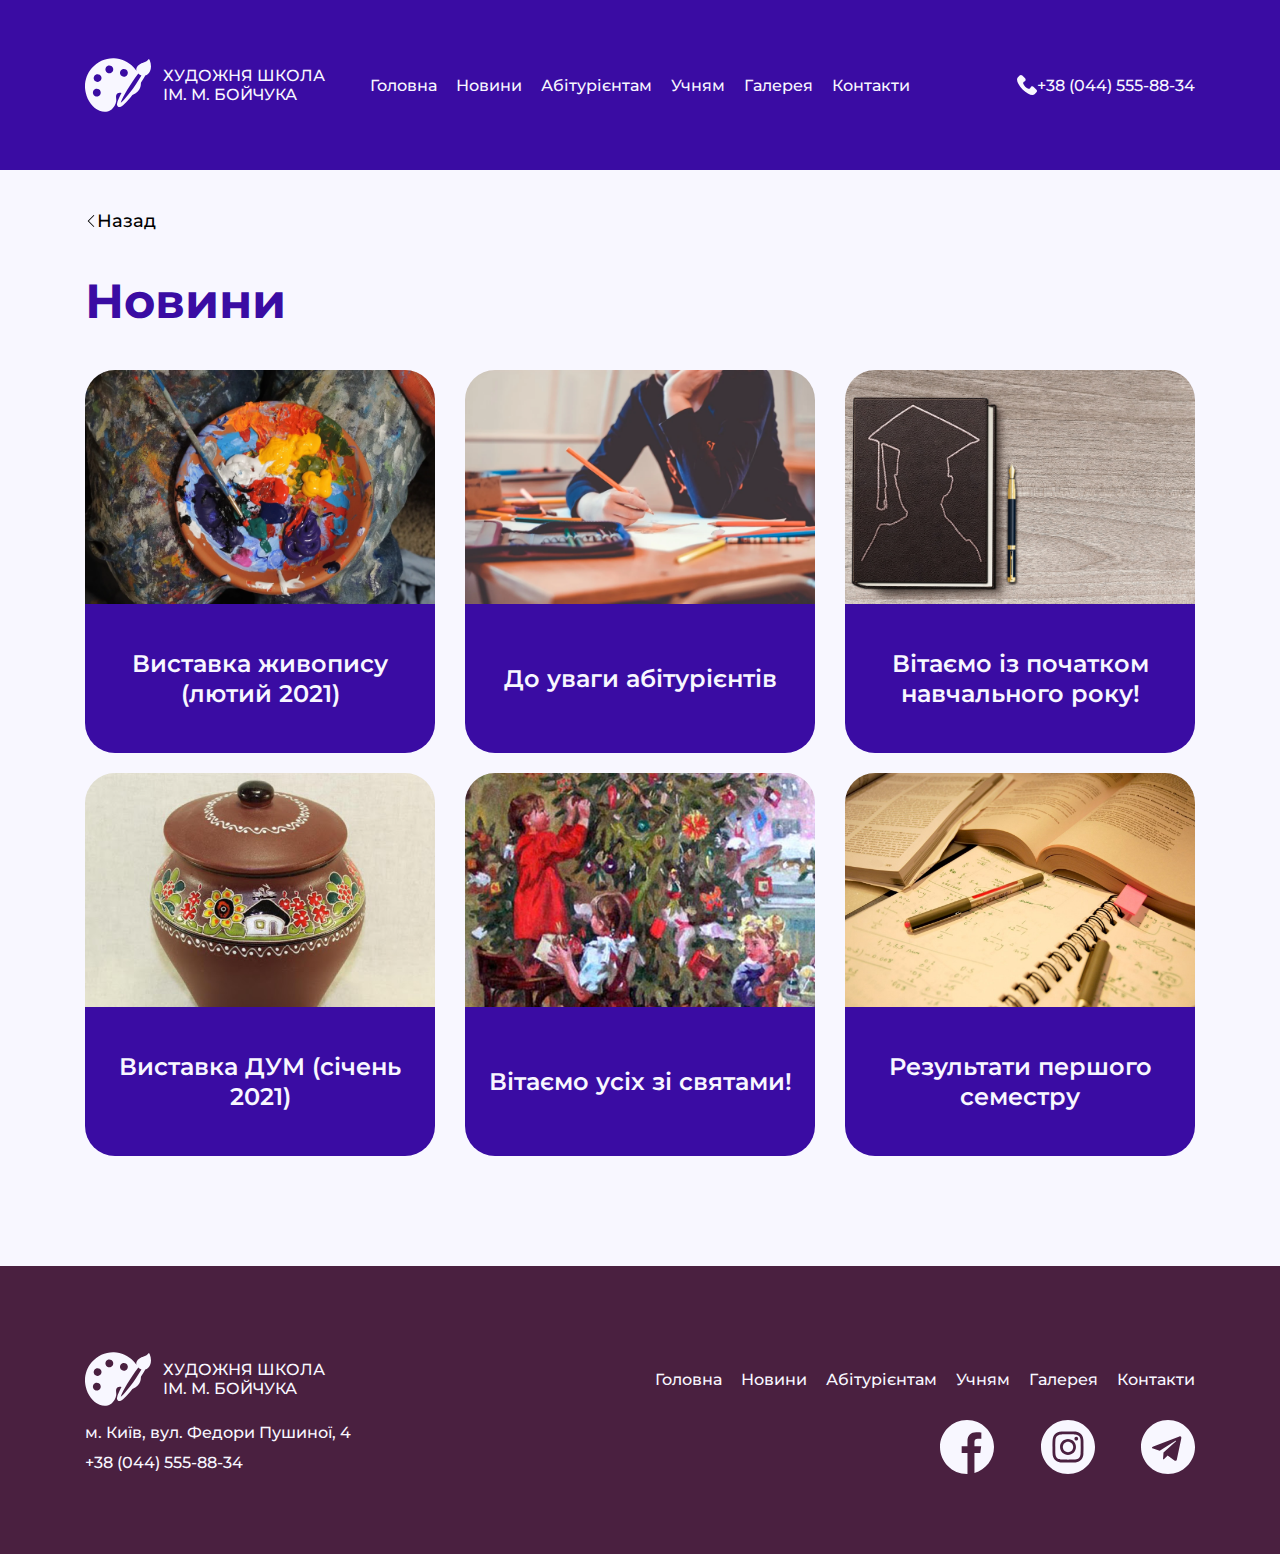
<file: news.html>
<!DOCTYPE html>
<html>
<head>
	<meta charset="utf-8">
	<title>Художня Школа імені М. Бойчука | Новини</title>
	<link rel="preconnect" href="https://fonts.gstatic.com">
	<link href="https://fonts.googleapis.com/css2?family=Montserrat:wght@400;500;600;700&display=swap" rel="stylesheet">
	<link rel="stylesheet" type="text/css" href="css/style.css">
	<link rel="stylesheet" type="text/css" href="css/bootstrap-grid.min.css">
</head>
<body>
	<header class="header">
		<div class="container">
			<div class="header-menu row align-items-center">
				<div class="logo col-7 col-sm-6 col-xl-3">
					<svg class="logo-img"xmlns="http://www.w3.org/2000/svg" xmlns:xlink="http://www.w3.org/1999/xlink" version="1.1" id="Capa_1" x="0px" y="0px" width="66px" height="66px" viewBox="0 0 431.985 431.985" style="enable-background:new 0 0 431.985 431.985;" xml:space="preserve">
						<g>
							<path d="M423.257,51.829c-0.808-2.045-2.67-3.484-4.853-3.751c-2.177-0.266-4.335,0.682-5.612,2.472   c-7.581,10.629-17.529,14.172-29.053,18.275c-9.292,3.31-18.901,6.73-29.286,14.186c-14.687,10.544-21.405,24.917-18.055,38.54   l-0.358,0.459c-6.133-8.897-12.806-17.126-19.848-24.474c-32.947-34.378-78.984-55.046-126.311-56.703   c-2.085-0.073-4.204-0.11-6.298-0.11c-52.846,0-103.428,23.624-138.775,64.813C9.646,146.512-5.939,199.853,2.051,251.882   c0.668,4.349,1.504,8.743,2.487,13.063c12.996,57.202,46.189,100.717,91.069,119.383c11.063,4.602,22.222,6.934,33.163,6.934   c27.183,0,50.926-14.539,65.143-39.889c5.404-9.646,8.891-19.621,10.36-29.651c0.866-5.92,0.274-11.835-0.3-17.567   c-0.591-5.9-1.149-11.476-0.256-17.09c2.047-12.869,11.036-20.553,24.047-20.553c3.701,0,7.483,0.609,11.26,1.812   c-4.422,8.11-8.438,15.854-11.947,23.032c-7.437,15.212-12.567,27.81-15.252,37.44c-1.655,5.939-6.052,21.722,4.67,29.164   c3.405,2.363,7.722,3.197,12.215,2.361c4.049-0.752,16.369-3.041,51.378-42.896c9.396-10.695,19.521-23.072,30.104-36.794   c27.168-9.15,48.31-31.921,53.903-58.087c1.4-6.541,1.984-13.541,1.735-20.812c10.172-15.72,19.094-30.388,28.072-46.156   c0.172-0.304,0.342-0.628,0.51-0.96c13.031-3.569,24.254-13.71,30.842-27.891C434.872,106.028,434.163,79.428,423.257,51.829z    M276.385,149.834c-4.713,7.485-12.814,11.954-21.673,11.954c-4.81,0-9.515-1.361-13.605-3.937   c-5.782-3.642-9.803-9.317-11.316-15.98s-0.345-13.518,3.298-19.301c4.714-7.485,12.816-11.954,21.675-11.954   c4.811,0,9.515,1.361,13.604,3.938c5.782,3.64,9.802,9.315,11.316,15.979C281.197,137.197,280.026,144.051,276.385,149.834z    M309.592,196.187c12.934-19.057,26.612-38,39.604-54.85c2.106,1.902,4.461,3.76,7.012,5.53c4.227,2.933,8.648,5.201,13.164,6.754   c-10.969,18.758-22.763,37.342-37.043,58.375c-23.463,34.571-47.859,66.684-68.695,90.424   c-11.638,13.26-21.823,23.498-29.671,29.839c3.029-9.69,8.818-22.989,16.875-38.746   C265.245,265.336,286.111,230.772,309.592,196.187z M82.506,196.023c-4.811,0-9.516-1.361-13.607-3.938   c-5.782-3.641-9.801-9.314-11.315-15.979c-1.514-6.664-0.342-13.519,3.301-19.302c4.711-7.484,12.813-11.953,21.671-11.953   c4.812,0,9.517,1.361,13.607,3.938c11.936,7.518,15.532,23.345,8.019,35.279C99.466,191.554,91.363,196.023,82.506,196.023z    M55.688,252.358c4.713-7.486,12.814-11.955,21.673-11.955c4.81,0,9.514,1.362,13.606,3.938c5.782,3.641,9.801,9.315,11.315,15.979   c1.515,6.662,0.343,13.516-3.301,19.301c-4.711,7.483-12.813,11.953-21.671,11.953c-4.811,0-9.517-1.361-13.609-3.938   c-5.782-3.642-9.8-9.315-11.313-15.979C50.876,264.995,52.049,258.14,55.688,252.358z M137.62,100.414   c4.713-7.485,12.815-11.954,21.673-11.954c4.809,0,9.514,1.361,13.604,3.937c11.937,7.516,15.533,23.344,8.019,35.28   c-4.715,7.486-12.817,11.955-21.675,11.955c-4.81,0-9.515-1.361-13.605-3.938c-5.781-3.64-9.799-9.314-11.313-15.979   C132.807,113.052,133.979,106.198,137.62,100.414z"/>
						</g>
					</svg>
					<div class="logo-text">
						<p>Художня Школа</p>
						<p>ім. М. Бойчука</p>
					</div>
				</div>
				<div class="menu-nav col-1 col-xl-6">
					<nav>
						<a href=""><div>Головна</div></a>
						<a href="./news.html"><div>Новини</div></a>
						<a href=""><div>Абітурієнтам</div></a>
						<a href=""><div>Учням</div></a>
						<a href=""><div>Галерея</div></a>
						<a href=""><div>Контакти</div></a>
					</nav>
				</div>
				<div class="phone col-1 col-xl-3">
					<svg class="phone-img" xmlns="http://www.w3.org/2000/svg" xmlns:xlink="http://www.w3.org/1999/xlink" version="1.1" id="Capa_1" x="0px" y="0px" width="20px" height="20px" viewBox="0 0 513.64 513.64" style="enable-background:new 0 0 513.64 513.64;" xml:space="preserve">
						<g>
							<g>
								<path d="M499.66,376.96l-71.68-71.68c-25.6-25.6-69.12-15.359-79.36,17.92c-7.68,23.041-33.28,35.841-56.32,30.72    c-51.2-12.8-120.32-79.36-133.12-133.12c-7.68-23.041,7.68-48.641,30.72-56.32c33.28-10.24,43.52-53.76,17.92-79.36l-71.68-71.68    c-20.48-17.92-51.2-17.92-69.12,0l-48.64,48.64c-48.64,51.2,5.12,186.88,125.44,307.2c120.32,120.32,256,176.641,307.2,125.44    l48.64-48.64C517.581,425.6,517.581,394.88,499.66,376.96z"/>
							</g>
						</g>
					</svg>
					<p>+38 (044) 555-88-34</p>
				</div>
				<div class="menu-img offset-sm-2 col-3 col-sm-2">
					<div>
						<svg xmlns="http://www.w3.org/2000/svg" height="45px" viewBox="0 -53 384 384" width="45px"><path d="m368 154.667969h-352c-8.832031 0-16-7.167969-16-16s7.167969-16 16-16h352c8.832031 0 16 7.167969 16 16s-7.167969 16-16 16zm0 0"/><path d="m368 32h-352c-8.832031 0-16-7.167969-16-16s7.167969-16 16-16h352c8.832031 0 16 7.167969 16 16s-7.167969 16-16 16zm0 0"/><path d="m368 277.332031h-352c-8.832031 0-16-7.167969-16-16s7.167969-16 16-16h352c8.832031 0 16 7.167969 16 16s-7.167969 16-16 16zm0 0"/></svg>
					</div>
				</div>
			</div>
		</div>
	</header>
	<section class="content">
		<div class="container">
			<div class="go-back">
				<a href="./index.html">
					<svg xmlns="http://www.w3.org/2000/svg" xmlns:xlink="http://www.w3.org/1999/xlink" version="1.1" id="Capa_1" x="0px" y="0px" viewBox="0 0 443.52 443.52" height="12px" width="12px" style="enable-background:new 0 0 443.52 443.52;" xml:space="preserve">
						<g>
							<g>
								<path d="M143.492,221.863L336.226,29.129c6.663-6.664,6.663-17.468,0-24.132c-6.665-6.662-17.468-6.662-24.132,0l-204.8,204.8    c-6.662,6.664-6.662,17.468,0,24.132l204.8,204.8c6.78,6.548,17.584,6.36,24.132-0.42c6.387-6.614,6.387-17.099,0-23.712    L143.492,221.863z"/>
							</g>
						</g>
					</svg>
					<p>Назад</p>
				</a>
			</div>
			<h2 class="all-news-header">Новини</h2>
			<div class="news row">
				<div class="col-12 col-sm-6 col-lg-4">
					<a href="">
						<div class="news-img" style="background-image: url('img/news2.png')"></div>
						<div class="news-header">
							<h3>Виставка живопису (лютий 2021)</h3>
						</div>
					</a>
				</div>
				<div class="col-12 col-sm-6 col-lg-4">
					<a href="./news_info.html">
						<div class="news-img" style="background-image: url('img/news1.png')"></div>
						<div class="news-header">
							<h3>До уваги абітурієнтів</h3>
						</div>
					</a>
				</div>
				<div class="col-12 col-sm-6 col-lg-4">
					<a href="">
						<div class="news-img" style="background-image: url('img/news3.png')"></div>
						<div class="news-header">
							<h3>Вітаємо із початком навчального року!</h3>
						</div>
					</a>
				</div>
				<div class="col-12 col-sm-6 col-lg-4">
					<a href="">
						<div class="news-img" style="background-image: url('img/news4.png')"></div>
						<div class="news-header">
							<h3>Виставка ДУМ (січень 2021)</h3>
						</div>
					</a>
				</div>
				<div class="col-12 col-sm-6 col-lg-4">
					<a href="">
						<div class="news-img" style="background-image: url('img/news5.png')"></div>
						<div class="news-header">
							<h3>Вітаємо усіх зі святами!</h3>
						</div>
					</a>
				</div>
				<div class="col-12 col-sm-6 col-lg-4">
					<a href="">
						<div class="news-img" style="background-image: url('img/news6.jpeg')"></div>
						<div class="news-header">
							<h3>Результати першого семестру</h3>
						</div>
					</a>
				</div>
			</div>
		</div>
	</section>
	<footer class="footer">
		<div class="container">
			<div class="row align-items-center">
				<div class="logo col-md-4 col-xl-3">
					<svg class="logo-img"xmlns="http://www.w3.org/2000/svg" xmlns:xlink="http://www.w3.org/1999/xlink" version="1.1" id="Capa_1" x="0px" y="0px" width="66px" height="66px" viewBox="0 0 431.985 431.985" style="enable-background:new 0 0 431.985 431.985;" xml:space="preserve">
						<g>
							<path d="M423.257,51.829c-0.808-2.045-2.67-3.484-4.853-3.751c-2.177-0.266-4.335,0.682-5.612,2.472   c-7.581,10.629-17.529,14.172-29.053,18.275c-9.292,3.31-18.901,6.73-29.286,14.186c-14.687,10.544-21.405,24.917-18.055,38.54   l-0.358,0.459c-6.133-8.897-12.806-17.126-19.848-24.474c-32.947-34.378-78.984-55.046-126.311-56.703   c-2.085-0.073-4.204-0.11-6.298-0.11c-52.846,0-103.428,23.624-138.775,64.813C9.646,146.512-5.939,199.853,2.051,251.882   c0.668,4.349,1.504,8.743,2.487,13.063c12.996,57.202,46.189,100.717,91.069,119.383c11.063,4.602,22.222,6.934,33.163,6.934   c27.183,0,50.926-14.539,65.143-39.889c5.404-9.646,8.891-19.621,10.36-29.651c0.866-5.92,0.274-11.835-0.3-17.567   c-0.591-5.9-1.149-11.476-0.256-17.09c2.047-12.869,11.036-20.553,24.047-20.553c3.701,0,7.483,0.609,11.26,1.812   c-4.422,8.11-8.438,15.854-11.947,23.032c-7.437,15.212-12.567,27.81-15.252,37.44c-1.655,5.939-6.052,21.722,4.67,29.164   c3.405,2.363,7.722,3.197,12.215,2.361c4.049-0.752,16.369-3.041,51.378-42.896c9.396-10.695,19.521-23.072,30.104-36.794   c27.168-9.15,48.31-31.921,53.903-58.087c1.4-6.541,1.984-13.541,1.735-20.812c10.172-15.72,19.094-30.388,28.072-46.156   c0.172-0.304,0.342-0.628,0.51-0.96c13.031-3.569,24.254-13.71,30.842-27.891C434.872,106.028,434.163,79.428,423.257,51.829z    M276.385,149.834c-4.713,7.485-12.814,11.954-21.673,11.954c-4.81,0-9.515-1.361-13.605-3.937   c-5.782-3.642-9.803-9.317-11.316-15.98s-0.345-13.518,3.298-19.301c4.714-7.485,12.816-11.954,21.675-11.954   c4.811,0,9.515,1.361,13.604,3.938c5.782,3.64,9.802,9.315,11.316,15.979C281.197,137.197,280.026,144.051,276.385,149.834z    M309.592,196.187c12.934-19.057,26.612-38,39.604-54.85c2.106,1.902,4.461,3.76,7.012,5.53c4.227,2.933,8.648,5.201,13.164,6.754   c-10.969,18.758-22.763,37.342-37.043,58.375c-23.463,34.571-47.859,66.684-68.695,90.424   c-11.638,13.26-21.823,23.498-29.671,29.839c3.029-9.69,8.818-22.989,16.875-38.746   C265.245,265.336,286.111,230.772,309.592,196.187z M82.506,196.023c-4.811,0-9.516-1.361-13.607-3.938   c-5.782-3.641-9.801-9.314-11.315-15.979c-1.514-6.664-0.342-13.519,3.301-19.302c4.711-7.484,12.813-11.953,21.671-11.953   c4.812,0,9.517,1.361,13.607,3.938c11.936,7.518,15.532,23.345,8.019,35.279C99.466,191.554,91.363,196.023,82.506,196.023z    M55.688,252.358c4.713-7.486,12.814-11.955,21.673-11.955c4.81,0,9.514,1.362,13.606,3.938c5.782,3.641,9.801,9.315,11.315,15.979   c1.515,6.662,0.343,13.516-3.301,19.301c-4.711,7.483-12.813,11.953-21.671,11.953c-4.811,0-9.517-1.361-13.609-3.938   c-5.782-3.642-9.8-9.315-11.313-15.979C50.876,264.995,52.049,258.14,55.688,252.358z M137.62,100.414   c4.713-7.485,12.815-11.954,21.673-11.954c4.809,0,9.514,1.361,13.604,3.937c11.937,7.516,15.533,23.344,8.019,35.28   c-4.715,7.486-12.817,11.955-21.675,11.955c-4.81,0-9.515-1.361-13.605-3.938c-5.781-3.64-9.799-9.314-11.313-15.979   C132.807,113.052,133.979,106.198,137.62,100.414z"/>
						</g>
					</svg>
					<div class="logo-text">
						<p>Художня Школа</p>
						<p>ім. М. Бойчука</p>
					</div>
				</div>
				<div class="menu-nav offset-xl-3 offset-lg-1 col-md-8 col-lg-7 col-xl-6">
					<nav>
						<a href=""><div>Головна</div></a>
						<a href="./news.html"><div>Новини</div></a>
						<a href=""><div>Абітурієнтам</div></a>
						<a href=""><div>Учням</div></a>
						<a href=""><div>Галерея</div></a>
						<a href=""><div>Контакти</div></a>
					</nav>
				</div>
			</div>
			<div class="row align-items-center">
				<div class="contacts col-md-4 col-xl-4">
					<p>м. Київ, вул. Федори Пушиної, 4</p>
					<p>+38 (044) 555-88-34</p>
				</div>
				<div class="socials offset-xl-5 offset-md-4 col-9 col-sm-5 col-md-4 col-xl-3">
					<svg xmlns="http://www.w3.org/2000/svg" id="Capa_1" enable-background="new 0 0 512 512" height="54" viewBox="0 0 512 512" width="54"><path d="m512 256c0-141.4-114.6-256-256-256s-256 114.6-256 256 114.6 256 256 256c1.5 0 3 0 4.5-.1v-199.2h-55v-64.1h55v-47.2c0-54.7 33.4-84.5 82.2-84.5 23.4 0 43.5 1.7 49.3 2.5v57.2h-33.6c-26.5 0-31.7 12.6-31.7 31.1v40.8h63.5l-8.3 64.1h-55.2v189.5c107-30.7 185.3-129.2 185.3-246.1z"/></svg>
					<svg xmlns="http://www.w3.org/2000/svg" height="54" viewBox="0 0 512 512" width="54"><path d="m305 256c0 27.0625-21.9375 49-49 49s-49-21.9375-49-49 21.9375-49 49-49 49 21.9375 49 49zm0 0"/><path d="m370.59375 169.304688c-2.355469-6.382813-6.113281-12.160157-10.996094-16.902344-4.742187-4.882813-10.515625-8.640625-16.902344-10.996094-5.179687-2.011719-12.960937-4.40625-27.292968-5.058594-15.503906-.707031-20.152344-.859375-59.402344-.859375-39.253906 0-43.902344.148438-59.402344.855469-14.332031.65625-22.117187 3.050781-27.292968 5.0625-6.386719 2.355469-12.164063 6.113281-16.902344 10.996094-4.882813 4.742187-8.640625 10.515625-11 16.902344-2.011719 5.179687-4.40625 12.964843-5.058594 27.296874-.707031 15.5-.859375 20.148438-.859375 59.402344 0 39.25.152344 43.898438.859375 59.402344.652344 14.332031 3.046875 22.113281 5.058594 27.292969 2.359375 6.386719 6.113281 12.160156 10.996094 16.902343 4.742187 4.882813 10.515624 8.640626 16.902343 10.996094 5.179688 2.015625 12.964844 4.410156 27.296875 5.0625 15.5.707032 20.144532.855469 59.398438.855469 39.257812 0 43.90625-.148437 59.402344-.855469 14.332031-.652344 22.117187-3.046875 27.296874-5.0625 12.820313-4.945312 22.953126-15.078125 27.898438-27.898437 2.011719-5.179688 4.40625-12.960938 5.0625-27.292969.707031-15.503906.855469-20.152344.855469-59.402344 0-39.253906-.148438-43.902344-.855469-59.402344-.652344-14.332031-3.046875-22.117187-5.0625-27.296874zm-114.59375 162.179687c-41.691406 0-75.488281-33.792969-75.488281-75.484375s33.796875-75.484375 75.488281-75.484375c41.6875 0 75.484375 33.792969 75.484375 75.484375s-33.796875 75.484375-75.484375 75.484375zm78.46875-136.3125c-9.742188 0-17.640625-7.898437-17.640625-17.640625s7.898437-17.640625 17.640625-17.640625 17.640625 7.898437 17.640625 17.640625c-.003906 9.742188-7.898437 17.640625-17.640625 17.640625zm0 0"/><path d="m256 0c-141.363281 0-256 114.636719-256 256s114.636719 256 256 256 256-114.636719 256-256-114.636719-256-256-256zm146.113281 316.605469c-.710937 15.648437-3.199219 26.332031-6.832031 35.683593-7.636719 19.746094-23.246094 35.355469-42.992188 42.992188-9.347656 3.632812-20.035156 6.117188-35.679687 6.832031-15.675781.714844-20.683594.886719-60.605469.886719-39.925781 0-44.929687-.171875-60.609375-.886719-15.644531-.714843-26.332031-3.199219-35.679687-6.832031-9.8125-3.691406-18.695313-9.476562-26.039063-16.957031-7.476562-7.339844-13.261719-16.226563-16.953125-26.035157-3.632812-9.347656-6.121094-20.035156-6.832031-35.679687-.722656-15.679687-.890625-20.6875-.890625-60.609375s.167969-44.929688.886719-60.605469c.710937-15.648437 3.195312-26.332031 6.828125-35.683593 3.691406-9.808594 9.480468-18.695313 16.960937-26.035157 7.339844-7.480469 16.226563-13.265625 26.035157-16.957031 9.351562-3.632812 20.035156-6.117188 35.683593-6.832031 15.675781-.714844 20.683594-.886719 60.605469-.886719s44.929688.171875 60.605469.890625c15.648437.710937 26.332031 3.195313 35.683593 6.824219 9.808594 3.691406 18.695313 9.480468 26.039063 16.960937 7.476563 7.34375 13.265625 16.226563 16.953125 26.035157 3.636719 9.351562 6.121094 20.035156 6.835938 35.683593.714843 15.675781.882812 20.683594.882812 60.605469s-.167969 44.929688-.886719 60.605469zm0 0"/></svg>
					<svg xmlns="http://www.w3.org/2000/svg" id="Bold" enable-background="new 0 0 24 24" height="54" viewBox="0 0 24 24" width="54"><path d="m12 24c6.629 0 12-5.371 12-12s-5.371-12-12-12-12 5.371-12 12 5.371 12 12 12zm-6.509-12.26 11.57-4.461c.537-.194 1.006.131.832.943l.001-.001-1.97 9.281c-.146.658-.537.818-1.084.508l-3-2.211-1.447 1.394c-.16.16-.295.295-.605.295l.213-3.053 5.56-5.023c.242-.213-.054-.333-.373-.121l-6.871 4.326-2.962-.924c-.643-.204-.657-.643.136-.953z"/></svg>
				</div>
			</div>
		</div>
	</footer>
</body>
</html>
</file>
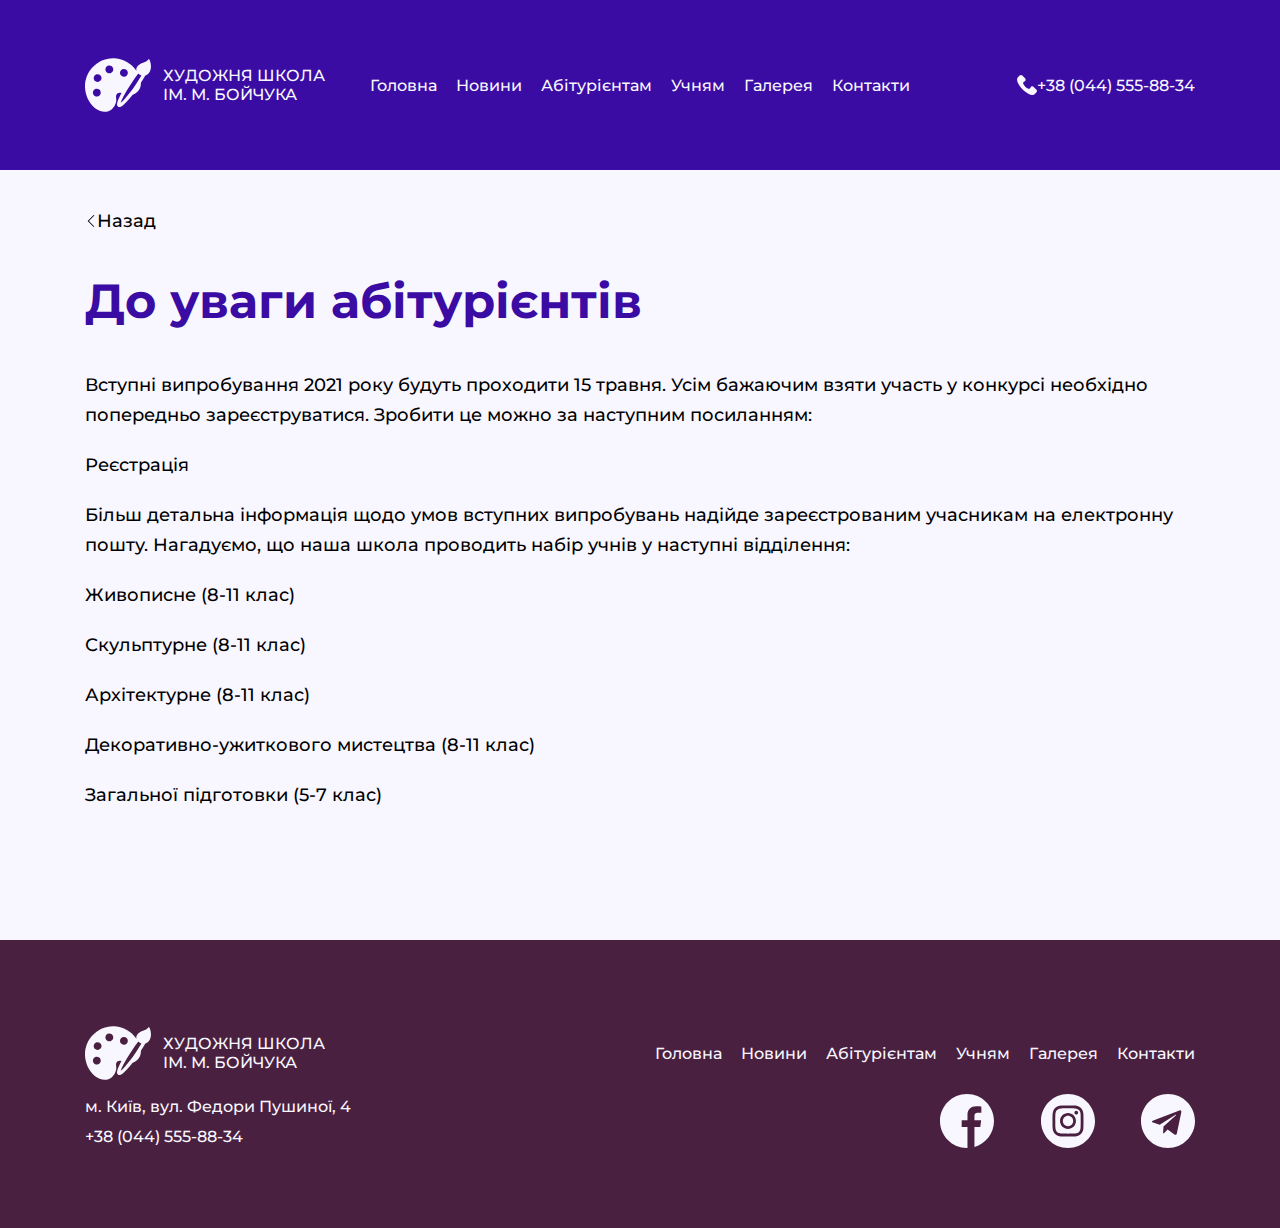
<file: news_info.html>
<!DOCTYPE html>
<html>
<head>
	<meta charset="utf-8">
	<title>Художня Школа імені М. Бойчука | До уваги абітурієнтів</title>
	<link rel="preconnect" href="https://fonts.gstatic.com">
	<link href="https://fonts.googleapis.com/css2?family=Montserrat:wght@400;500;600;700&display=swap" rel="stylesheet">
	<link rel="stylesheet" type="text/css" href="css/style.css">
	<link rel="stylesheet" type="text/css" href="css/bootstrap-grid.min.css">
</head>
<body>
	<header class="header">
		<div class="container">
			<div class="header-menu row align-items-center">
				<div class="logo col-7 col-sm-6 col-xl-3">
					<svg class="logo-img"xmlns="http://www.w3.org/2000/svg" xmlns:xlink="http://www.w3.org/1999/xlink" version="1.1" id="Capa_1" x="0px" y="0px" width="66px" height="66px" viewBox="0 0 431.985 431.985" style="enable-background:new 0 0 431.985 431.985;" xml:space="preserve">
						<g>
							<path d="M423.257,51.829c-0.808-2.045-2.67-3.484-4.853-3.751c-2.177-0.266-4.335,0.682-5.612,2.472   c-7.581,10.629-17.529,14.172-29.053,18.275c-9.292,3.31-18.901,6.73-29.286,14.186c-14.687,10.544-21.405,24.917-18.055,38.54   l-0.358,0.459c-6.133-8.897-12.806-17.126-19.848-24.474c-32.947-34.378-78.984-55.046-126.311-56.703   c-2.085-0.073-4.204-0.11-6.298-0.11c-52.846,0-103.428,23.624-138.775,64.813C9.646,146.512-5.939,199.853,2.051,251.882   c0.668,4.349,1.504,8.743,2.487,13.063c12.996,57.202,46.189,100.717,91.069,119.383c11.063,4.602,22.222,6.934,33.163,6.934   c27.183,0,50.926-14.539,65.143-39.889c5.404-9.646,8.891-19.621,10.36-29.651c0.866-5.92,0.274-11.835-0.3-17.567   c-0.591-5.9-1.149-11.476-0.256-17.09c2.047-12.869,11.036-20.553,24.047-20.553c3.701,0,7.483,0.609,11.26,1.812   c-4.422,8.11-8.438,15.854-11.947,23.032c-7.437,15.212-12.567,27.81-15.252,37.44c-1.655,5.939-6.052,21.722,4.67,29.164   c3.405,2.363,7.722,3.197,12.215,2.361c4.049-0.752,16.369-3.041,51.378-42.896c9.396-10.695,19.521-23.072,30.104-36.794   c27.168-9.15,48.31-31.921,53.903-58.087c1.4-6.541,1.984-13.541,1.735-20.812c10.172-15.72,19.094-30.388,28.072-46.156   c0.172-0.304,0.342-0.628,0.51-0.96c13.031-3.569,24.254-13.71,30.842-27.891C434.872,106.028,434.163,79.428,423.257,51.829z    M276.385,149.834c-4.713,7.485-12.814,11.954-21.673,11.954c-4.81,0-9.515-1.361-13.605-3.937   c-5.782-3.642-9.803-9.317-11.316-15.98s-0.345-13.518,3.298-19.301c4.714-7.485,12.816-11.954,21.675-11.954   c4.811,0,9.515,1.361,13.604,3.938c5.782,3.64,9.802,9.315,11.316,15.979C281.197,137.197,280.026,144.051,276.385,149.834z    M309.592,196.187c12.934-19.057,26.612-38,39.604-54.85c2.106,1.902,4.461,3.76,7.012,5.53c4.227,2.933,8.648,5.201,13.164,6.754   c-10.969,18.758-22.763,37.342-37.043,58.375c-23.463,34.571-47.859,66.684-68.695,90.424   c-11.638,13.26-21.823,23.498-29.671,29.839c3.029-9.69,8.818-22.989,16.875-38.746   C265.245,265.336,286.111,230.772,309.592,196.187z M82.506,196.023c-4.811,0-9.516-1.361-13.607-3.938   c-5.782-3.641-9.801-9.314-11.315-15.979c-1.514-6.664-0.342-13.519,3.301-19.302c4.711-7.484,12.813-11.953,21.671-11.953   c4.812,0,9.517,1.361,13.607,3.938c11.936,7.518,15.532,23.345,8.019,35.279C99.466,191.554,91.363,196.023,82.506,196.023z    M55.688,252.358c4.713-7.486,12.814-11.955,21.673-11.955c4.81,0,9.514,1.362,13.606,3.938c5.782,3.641,9.801,9.315,11.315,15.979   c1.515,6.662,0.343,13.516-3.301,19.301c-4.711,7.483-12.813,11.953-21.671,11.953c-4.811,0-9.517-1.361-13.609-3.938   c-5.782-3.642-9.8-9.315-11.313-15.979C50.876,264.995,52.049,258.14,55.688,252.358z M137.62,100.414   c4.713-7.485,12.815-11.954,21.673-11.954c4.809,0,9.514,1.361,13.604,3.937c11.937,7.516,15.533,23.344,8.019,35.28   c-4.715,7.486-12.817,11.955-21.675,11.955c-4.81,0-9.515-1.361-13.605-3.938c-5.781-3.64-9.799-9.314-11.313-15.979   C132.807,113.052,133.979,106.198,137.62,100.414z"/>
						</g>
					</svg>
					<div class="logo-text">
						<p>Художня Школа</p>
						<p>ім. М. Бойчука</p>
					</div>
				</div>
				<div class="menu-nav col-1 col-xl-6">
					<nav>
						<a href=""><div>Головна</div></a>
						<a href="./news.html"><div>Новини</div></a>
						<a href=""><div>Абітурієнтам</div></a>
						<a href=""><div>Учням</div></a>
						<a href=""><div>Галерея</div></a>
						<a href=""><div>Контакти</div></a>
					</nav>
				</div>
				<div class="phone col-1 col-xl-3">
					<svg class="phone-img" xmlns="http://www.w3.org/2000/svg" xmlns:xlink="http://www.w3.org/1999/xlink" version="1.1" id="Capa_1" x="0px" y="0px" width="20px" height="20px" viewBox="0 0 513.64 513.64" style="enable-background:new 0 0 513.64 513.64;" xml:space="preserve">
						<g>
							<g>
								<path d="M499.66,376.96l-71.68-71.68c-25.6-25.6-69.12-15.359-79.36,17.92c-7.68,23.041-33.28,35.841-56.32,30.72    c-51.2-12.8-120.32-79.36-133.12-133.12c-7.68-23.041,7.68-48.641,30.72-56.32c33.28-10.24,43.52-53.76,17.92-79.36l-71.68-71.68    c-20.48-17.92-51.2-17.92-69.12,0l-48.64,48.64c-48.64,51.2,5.12,186.88,125.44,307.2c120.32,120.32,256,176.641,307.2,125.44    l48.64-48.64C517.581,425.6,517.581,394.88,499.66,376.96z"/>
							</g>
						</g>
					</svg>
					<p>+38 (044) 555-88-34</p>
				</div>
				<div class="menu-img offset-sm-2 col-3 col-sm-2">
					<div>
						<svg xmlns="http://www.w3.org/2000/svg" height="45px" viewBox="0 -53 384 384" width="45px"><path d="m368 154.667969h-352c-8.832031 0-16-7.167969-16-16s7.167969-16 16-16h352c8.832031 0 16 7.167969 16 16s-7.167969 16-16 16zm0 0"/><path d="m368 32h-352c-8.832031 0-16-7.167969-16-16s7.167969-16 16-16h352c8.832031 0 16 7.167969 16 16s-7.167969 16-16 16zm0 0"/><path d="m368 277.332031h-352c-8.832031 0-16-7.167969-16-16s7.167969-16 16-16h352c8.832031 0 16 7.167969 16 16s-7.167969 16-16 16zm0 0"/></svg>
					</div>
				</div>
			</div>
		</div>
	</header>
	<section class="content">
		<div class="container">
			<div class="go-back">
				<a href="./news.html">
					<svg xmlns="http://www.w3.org/2000/svg" xmlns:xlink="http://www.w3.org/1999/xlink" version="1.1" id="Capa_1" x="0px" y="0px" viewBox="0 0 443.52 443.52" height="12px" width="12px" style="enable-background:new 0 0 443.52 443.52;" xml:space="preserve">
						<g>
							<g>
								<path d="M143.492,221.863L336.226,29.129c6.663-6.664,6.663-17.468,0-24.132c-6.665-6.662-17.468-6.662-24.132,0l-204.8,204.8    c-6.662,6.664-6.662,17.468,0,24.132l204.8,204.8c6.78,6.548,17.584,6.36,24.132-0.42c6.387-6.614,6.387-17.099,0-23.712    L143.492,221.863z"/>
							</g>
						</g>
					</svg>
					<p>Назад</p>
				</a>
			</div>
			<h2>До уваги абітурієнтів</h2>
			<div class="content-text">
				<p>Вступні випробування 2021 року будуть проходити 15 травня. Усім бажаючим взяти участь у конкурсі необхідно попередньо зареєструватися. Зробити це можно за наступним посиланням:</p>
				<a href="">Реєстрація</a>
				<p>Більш детальна інформація щодо умов вступних випробувань надійде зареєстрованим учасникам на електронну пошту. Нагадуємо, що наша школа проводить набір учнів у наступні відділення:</p>
				<ul>
					<li>Живописне (8-11 клас)</li>
					<li>Скульптурне (8-11 клас)</li>
					<li>Архітектурне (8-11 клас)</li>
					<li>Декоративно-ужиткового мистецтва (8-11 клас)</li>
					<li>Загальної підготовки (5-7 клас)</li>
				</ul>
			</div>
		</div>
	</section>
	<footer class="footer">
		<div class="container">
			<div class="row align-items-center">
				<div class="logo col-md-4 col-xl-3">
					<svg class="logo-img"xmlns="http://www.w3.org/2000/svg" xmlns:xlink="http://www.w3.org/1999/xlink" version="1.1" id="Capa_1" x="0px" y="0px" width="66px" height="66px" viewBox="0 0 431.985 431.985" style="enable-background:new 0 0 431.985 431.985;" xml:space="preserve">
						<g>
							<path d="M423.257,51.829c-0.808-2.045-2.67-3.484-4.853-3.751c-2.177-0.266-4.335,0.682-5.612,2.472   c-7.581,10.629-17.529,14.172-29.053,18.275c-9.292,3.31-18.901,6.73-29.286,14.186c-14.687,10.544-21.405,24.917-18.055,38.54   l-0.358,0.459c-6.133-8.897-12.806-17.126-19.848-24.474c-32.947-34.378-78.984-55.046-126.311-56.703   c-2.085-0.073-4.204-0.11-6.298-0.11c-52.846,0-103.428,23.624-138.775,64.813C9.646,146.512-5.939,199.853,2.051,251.882   c0.668,4.349,1.504,8.743,2.487,13.063c12.996,57.202,46.189,100.717,91.069,119.383c11.063,4.602,22.222,6.934,33.163,6.934   c27.183,0,50.926-14.539,65.143-39.889c5.404-9.646,8.891-19.621,10.36-29.651c0.866-5.92,0.274-11.835-0.3-17.567   c-0.591-5.9-1.149-11.476-0.256-17.09c2.047-12.869,11.036-20.553,24.047-20.553c3.701,0,7.483,0.609,11.26,1.812   c-4.422,8.11-8.438,15.854-11.947,23.032c-7.437,15.212-12.567,27.81-15.252,37.44c-1.655,5.939-6.052,21.722,4.67,29.164   c3.405,2.363,7.722,3.197,12.215,2.361c4.049-0.752,16.369-3.041,51.378-42.896c9.396-10.695,19.521-23.072,30.104-36.794   c27.168-9.15,48.31-31.921,53.903-58.087c1.4-6.541,1.984-13.541,1.735-20.812c10.172-15.72,19.094-30.388,28.072-46.156   c0.172-0.304,0.342-0.628,0.51-0.96c13.031-3.569,24.254-13.71,30.842-27.891C434.872,106.028,434.163,79.428,423.257,51.829z    M276.385,149.834c-4.713,7.485-12.814,11.954-21.673,11.954c-4.81,0-9.515-1.361-13.605-3.937   c-5.782-3.642-9.803-9.317-11.316-15.98s-0.345-13.518,3.298-19.301c4.714-7.485,12.816-11.954,21.675-11.954   c4.811,0,9.515,1.361,13.604,3.938c5.782,3.64,9.802,9.315,11.316,15.979C281.197,137.197,280.026,144.051,276.385,149.834z    M309.592,196.187c12.934-19.057,26.612-38,39.604-54.85c2.106,1.902,4.461,3.76,7.012,5.53c4.227,2.933,8.648,5.201,13.164,6.754   c-10.969,18.758-22.763,37.342-37.043,58.375c-23.463,34.571-47.859,66.684-68.695,90.424   c-11.638,13.26-21.823,23.498-29.671,29.839c3.029-9.69,8.818-22.989,16.875-38.746   C265.245,265.336,286.111,230.772,309.592,196.187z M82.506,196.023c-4.811,0-9.516-1.361-13.607-3.938   c-5.782-3.641-9.801-9.314-11.315-15.979c-1.514-6.664-0.342-13.519,3.301-19.302c4.711-7.484,12.813-11.953,21.671-11.953   c4.812,0,9.517,1.361,13.607,3.938c11.936,7.518,15.532,23.345,8.019,35.279C99.466,191.554,91.363,196.023,82.506,196.023z    M55.688,252.358c4.713-7.486,12.814-11.955,21.673-11.955c4.81,0,9.514,1.362,13.606,3.938c5.782,3.641,9.801,9.315,11.315,15.979   c1.515,6.662,0.343,13.516-3.301,19.301c-4.711,7.483-12.813,11.953-21.671,11.953c-4.811,0-9.517-1.361-13.609-3.938   c-5.782-3.642-9.8-9.315-11.313-15.979C50.876,264.995,52.049,258.14,55.688,252.358z M137.62,100.414   c4.713-7.485,12.815-11.954,21.673-11.954c4.809,0,9.514,1.361,13.604,3.937c11.937,7.516,15.533,23.344,8.019,35.28   c-4.715,7.486-12.817,11.955-21.675,11.955c-4.81,0-9.515-1.361-13.605-3.938c-5.781-3.64-9.799-9.314-11.313-15.979   C132.807,113.052,133.979,106.198,137.62,100.414z"/>
						</g>
					</svg>
					<div class="logo-text">
						<p>Художня Школа</p>
						<p>ім. М. Бойчука</p>
					</div>
				</div>
				<div class="menu-nav offset-xl-3 offset-lg-1 col-md-8 col-lg-7 col-xl-6">
					<nav>
						<a href=""><div>Головна</div></a>
						<a href="./news.html"><div>Новини</div></a>
						<a href=""><div>Абітурієнтам</div></a>
						<a href=""><div>Учням</div></a>
						<a href=""><div>Галерея</div></a>
						<a href=""><div>Контакти</div></a>
					</nav>
				</div>
			</div>
			<div class="row align-items-center">
				<div class="contacts col-md-4 col-xl-4">
					<p>м. Київ, вул. Федори Пушиної, 4</p>
					<p>+38 (044) 555-88-34</p>
				</div>
				<div class="socials offset-xl-5 offset-md-4 col-9 col-sm-5 col-md-4 col-xl-3">
					<svg xmlns="http://www.w3.org/2000/svg" id="Capa_1" enable-background="new 0 0 512 512" height="54" viewBox="0 0 512 512" width="54"><path d="m512 256c0-141.4-114.6-256-256-256s-256 114.6-256 256 114.6 256 256 256c1.5 0 3 0 4.5-.1v-199.2h-55v-64.1h55v-47.2c0-54.7 33.4-84.5 82.2-84.5 23.4 0 43.5 1.7 49.3 2.5v57.2h-33.6c-26.5 0-31.7 12.6-31.7 31.1v40.8h63.5l-8.3 64.1h-55.2v189.5c107-30.7 185.3-129.2 185.3-246.1z"/></svg>
					<svg xmlns="http://www.w3.org/2000/svg" height="54" viewBox="0 0 512 512" width="54"><path d="m305 256c0 27.0625-21.9375 49-49 49s-49-21.9375-49-49 21.9375-49 49-49 49 21.9375 49 49zm0 0"/><path d="m370.59375 169.304688c-2.355469-6.382813-6.113281-12.160157-10.996094-16.902344-4.742187-4.882813-10.515625-8.640625-16.902344-10.996094-5.179687-2.011719-12.960937-4.40625-27.292968-5.058594-15.503906-.707031-20.152344-.859375-59.402344-.859375-39.253906 0-43.902344.148438-59.402344.855469-14.332031.65625-22.117187 3.050781-27.292968 5.0625-6.386719 2.355469-12.164063 6.113281-16.902344 10.996094-4.882813 4.742187-8.640625 10.515625-11 16.902344-2.011719 5.179687-4.40625 12.964843-5.058594 27.296874-.707031 15.5-.859375 20.148438-.859375 59.402344 0 39.25.152344 43.898438.859375 59.402344.652344 14.332031 3.046875 22.113281 5.058594 27.292969 2.359375 6.386719 6.113281 12.160156 10.996094 16.902343 4.742187 4.882813 10.515624 8.640626 16.902343 10.996094 5.179688 2.015625 12.964844 4.410156 27.296875 5.0625 15.5.707032 20.144532.855469 59.398438.855469 39.257812 0 43.90625-.148437 59.402344-.855469 14.332031-.652344 22.117187-3.046875 27.296874-5.0625 12.820313-4.945312 22.953126-15.078125 27.898438-27.898437 2.011719-5.179688 4.40625-12.960938 5.0625-27.292969.707031-15.503906.855469-20.152344.855469-59.402344 0-39.253906-.148438-43.902344-.855469-59.402344-.652344-14.332031-3.046875-22.117187-5.0625-27.296874zm-114.59375 162.179687c-41.691406 0-75.488281-33.792969-75.488281-75.484375s33.796875-75.484375 75.488281-75.484375c41.6875 0 75.484375 33.792969 75.484375 75.484375s-33.796875 75.484375-75.484375 75.484375zm78.46875-136.3125c-9.742188 0-17.640625-7.898437-17.640625-17.640625s7.898437-17.640625 17.640625-17.640625 17.640625 7.898437 17.640625 17.640625c-.003906 9.742188-7.898437 17.640625-17.640625 17.640625zm0 0"/><path d="m256 0c-141.363281 0-256 114.636719-256 256s114.636719 256 256 256 256-114.636719 256-256-114.636719-256-256-256zm146.113281 316.605469c-.710937 15.648437-3.199219 26.332031-6.832031 35.683593-7.636719 19.746094-23.246094 35.355469-42.992188 42.992188-9.347656 3.632812-20.035156 6.117188-35.679687 6.832031-15.675781.714844-20.683594.886719-60.605469.886719-39.925781 0-44.929687-.171875-60.609375-.886719-15.644531-.714843-26.332031-3.199219-35.679687-6.832031-9.8125-3.691406-18.695313-9.476562-26.039063-16.957031-7.476562-7.339844-13.261719-16.226563-16.953125-26.035157-3.632812-9.347656-6.121094-20.035156-6.832031-35.679687-.722656-15.679687-.890625-20.6875-.890625-60.609375s.167969-44.929688.886719-60.605469c.710937-15.648437 3.195312-26.332031 6.828125-35.683593 3.691406-9.808594 9.480468-18.695313 16.960937-26.035157 7.339844-7.480469 16.226563-13.265625 26.035157-16.957031 9.351562-3.632812 20.035156-6.117188 35.683593-6.832031 15.675781-.714844 20.683594-.886719 60.605469-.886719s44.929688.171875 60.605469.890625c15.648437.710937 26.332031 3.195313 35.683593 6.824219 9.808594 3.691406 18.695313 9.480468 26.039063 16.960937 7.476563 7.34375 13.265625 16.226563 16.953125 26.035157 3.636719 9.351562 6.121094 20.035156 6.835938 35.683593.714843 15.675781.882812 20.683594.882812 60.605469s-.167969 44.929688-.886719 60.605469zm0 0"/></svg>
					<svg xmlns="http://www.w3.org/2000/svg" id="Bold" enable-background="new 0 0 24 24" height="54" viewBox="0 0 24 24" width="54"><path d="m12 24c6.629 0 12-5.371 12-12s-5.371-12-12-12-12 5.371-12 12 5.371 12 12 12zm-6.509-12.26 11.57-4.461c.537-.194 1.006.131.832.943l.001-.001-1.97 9.281c-.146.658-.537.818-1.084.508l-3-2.211-1.447 1.394c-.16.16-.295.295-.605.295l.213-3.053 5.56-5.023c.242-.213-.054-.333-.373-.121l-6.871 4.326-2.962-.924c-.643-.204-.657-.643.136-.953z"/></svg>
				</div>
			</div>
		</div>
	</footer>
</body>
</html>
</file>
<file: css/style.css>
html{font-size:20px}*{-moz-box-sizing:border-box;-webkit-box-sizing:border-box;box-sizing:border-box;margin:0;padding:0;font-family:Montserrat,sans-serif;text-decoration:none;font-weight:500}.header{height:170px;color:#F8F7FF;background-color:#3A0CA3;padding:52px 0;font-weight:600;font-size:16px}.header-landing{background-color:transparent;background-image:url(../img/headerbg.jpg);background-position:center;background-size:cover;background-repeat:no-repeat;height:726px;padding-bottom:116px}.header-info{display:flex;flex-direction:column;justify-content:center;align-items:center;text-align:center;padding-top:60px}.header-info>*{margin-top:40px}.header-info h1{width:474px}.header-info-text{width:856px;font-size:36px;font-weight:400}@media (max-width:767px){.header-info-text{width:auto;font-size:24px}}.header .menu-nav,.header .phone{visibility:hidden}@media (min-width:1200px){.header .menu-nav,.header .phone{visibility:visible}}.header .menu-img{visibility:visible;display:flex;justify-content:flex-end}@media (min-width:1200px){.header .menu-img{visibility:hidden}}@media (max-width:575px){.header .menu-img{height:40px}.header .menu-img svg{height:40px;width:40px}}@media (max-width:575px){.header .logo-img{height:45px;width:45px}}@media (max-width:575px){.header .logo-text{font-size:12px}}.logo{display:flex;align-items:center}.logo-text{text-transform:uppercase;font-weight:700;margin-left:12px;font-size:16px}.logo-img{fill:#F8F7FF;height:66px;width:66px}.phone{display:flex;justify-content:flex-end;align-items:center}.phone-img{height:20px;width:20px;fill:#F8F7FF}.footer{height:288px;background-color:#4A2040;color:#F8F7FF;font-size:16px}@media (max-width:767px){.footer .contacts{font-size:16px;margin:20px 0 0}}.footer .contacts p~p{margin-top:11px}.footer .socials{display:flex;justify-content:space-between}.footer .socials svg{fill:#F8F7FF}@media (max-width:767px){.footer .socials{margin-top:20px}}.footer .row~.row{padding-top:8px}.footer .row:first-child{padding-top:80px}@media (max-width:991px){.footer .contacts,.footer .logo-text,.footer .menu-nav{font-size:14px}}@media (max-width:767px){.footer .menu-nav nav{font-size:16px;flex-direction:column;align-items:flex-start;justify-content:space-between}.footer .menu-nav nav a~a{margin-top:13px}}@media (max-width:767px){.footer{height:573px}}@media (max-width:767px){.footer .logo{margin:0 0 20px}}.menu-nav{display:flex;align-items:center;justify-content:center;font-weight:600}.menu-nav nav{width:100%;display:flex;align-items:center;justify-content:space-between}.menu-nav a{color:#F8F7FF;text-decoration:none;transition:color .5s ease}.menu-nav a:hover{color:#54A7DE}.content{background-color:#F8F7FF;font-size:18px;padding:40px 0 110px}.content .go-back a{display:flex;align-items:center;color:#000}@media (max-width:767px){.content .go-back{font-size:14px}}.content h2{margin:40px 0}.content h2.all-news-header{margin:40px 0 20px}.content svg{fill:#000}h1{color:#F8F7FF;font-size:64px;font-weight:700}@media (max-width:767px){h1{font-size:44px}}@media (max-width:575px){h1{font-size:35px}}h2{color:#3A0CA3;font-size:48px;font-weight:700}@media (max-width:767px){h2{font-size:32px}}@media (max-width:575px){h2{font-size:24px}}h3{font-size:24px;font-weight:600;line-height:30px}@media (max-width:991px){h3{font-size:20px}}@media (max-width:767px){h3{font-size:18px}}.content-text{line-height:30px}.content-text a,.content-text li,.content-text p{margin:20px 0}@media (max-width:767px){.content-text a,.content-text li,.content-text p{margin:10px 0}}@media (max-width:767px){.content-text a,.content-text li,.content-text p{font-size:14px;line-height:21px}}.content-text a{color:#000}.content-text a:hover{color:#4A2040}.news-header{background-color:#3A0CA3;height:149px;color:#F8F7FF;border-radius:0 0 30px 30px;text-align:center;display:flex;align-items:center;justify-content:center;padding:15px;transition:background .5s ease}.news-img{height:234px;border-radius:30px 30px 0 0;background-position:center;background-size:cover;background-repeat:no-repeat;margin-top:20px}.news a:hover .news-header{background-color:#54A7DE}button{outline:0;cursor:pointer;border:none;-webkit-border-radius:30px;-moz-border-radius:30px;border-radius:30px;font-weight:600;font-size:24px;transition:background .5s ease}button:hover{background-color:#b81531}@media (max-width:767px){button{font-size:18px}}.action{width:259px;height:68px;color:#F8F7FF;background-color:#E83151}@media (max-width:767px){.action{width:183px;height:48px}}.advantages{background-color:#F8F7FF;padding:100px 0}.advantages-info-img{-webkit-border-radius:30px;-moz-border-radius:30px;border-radius:30px;background-image:url(../img/img1.jpg);background-position:center;background-size:cover;background-repeat:no-repeat;height:359px}.advantages h2{margin-bottom:44px}@media (max-width:767px){.advantages h2{margin-bottom:22px}}@media (max-width:767px){.advantages{padding:50px 0}}.departments{background-image:url(../img/departmentsbg.jpg);background-position:center;background-size:cover;background-repeat:no-repeat;padding:100px 0}.departments h2{color:#F8F7FF;margin-bottom:59px}@media (max-width:767px){.departments h2{margin-bottom:30px}}.departments-item{display:flex;align-items:center;margin:43px 0}@media (max-width:767px){.departments-item{margin:30px 0}.departments-item svg{width:28px;height:28px}}.departments p{color:#F8F7FF;font-weight:600;font-size:24px;margin-left:15px;max-width:445px}@media (max-width:767px){.departments p{font-size:18px}}@media (max-width:575px){.departments p{font-size:14px}}@media (max-width:767px){.departments{padding:50px 0}}.news-section{padding:100px 0;background-color:#F8F7FF}.news-section h2{margin:0 0 20px}.openings{background-image:url(../img/openingsbg.jpg);background-position:center;background-size:cover;background-repeat:no-repeat;padding:100px 0;color:#F8F7FF}.openings h2{color:#F8F7FF}.openings p{margin:42px 0;line-height:30px;font-weight:600;font-size:24px}@media (max-width:991px){.openings p{font-size:20px}}@media (max-width:767px){.openings p{font-size:14px;line-height:21px;margin-bottom:10px;margin-top:20px}}@media (max-width:767px){.openings{padding:50px 0}.openings>div{display:flex;flex-direction:column}.openings button{align-self:center;margin-top:28px}.openings h2{margin-bottom:8px}}svg{fill:#F8F7FF}ul{list-style-type:none}
</file>
